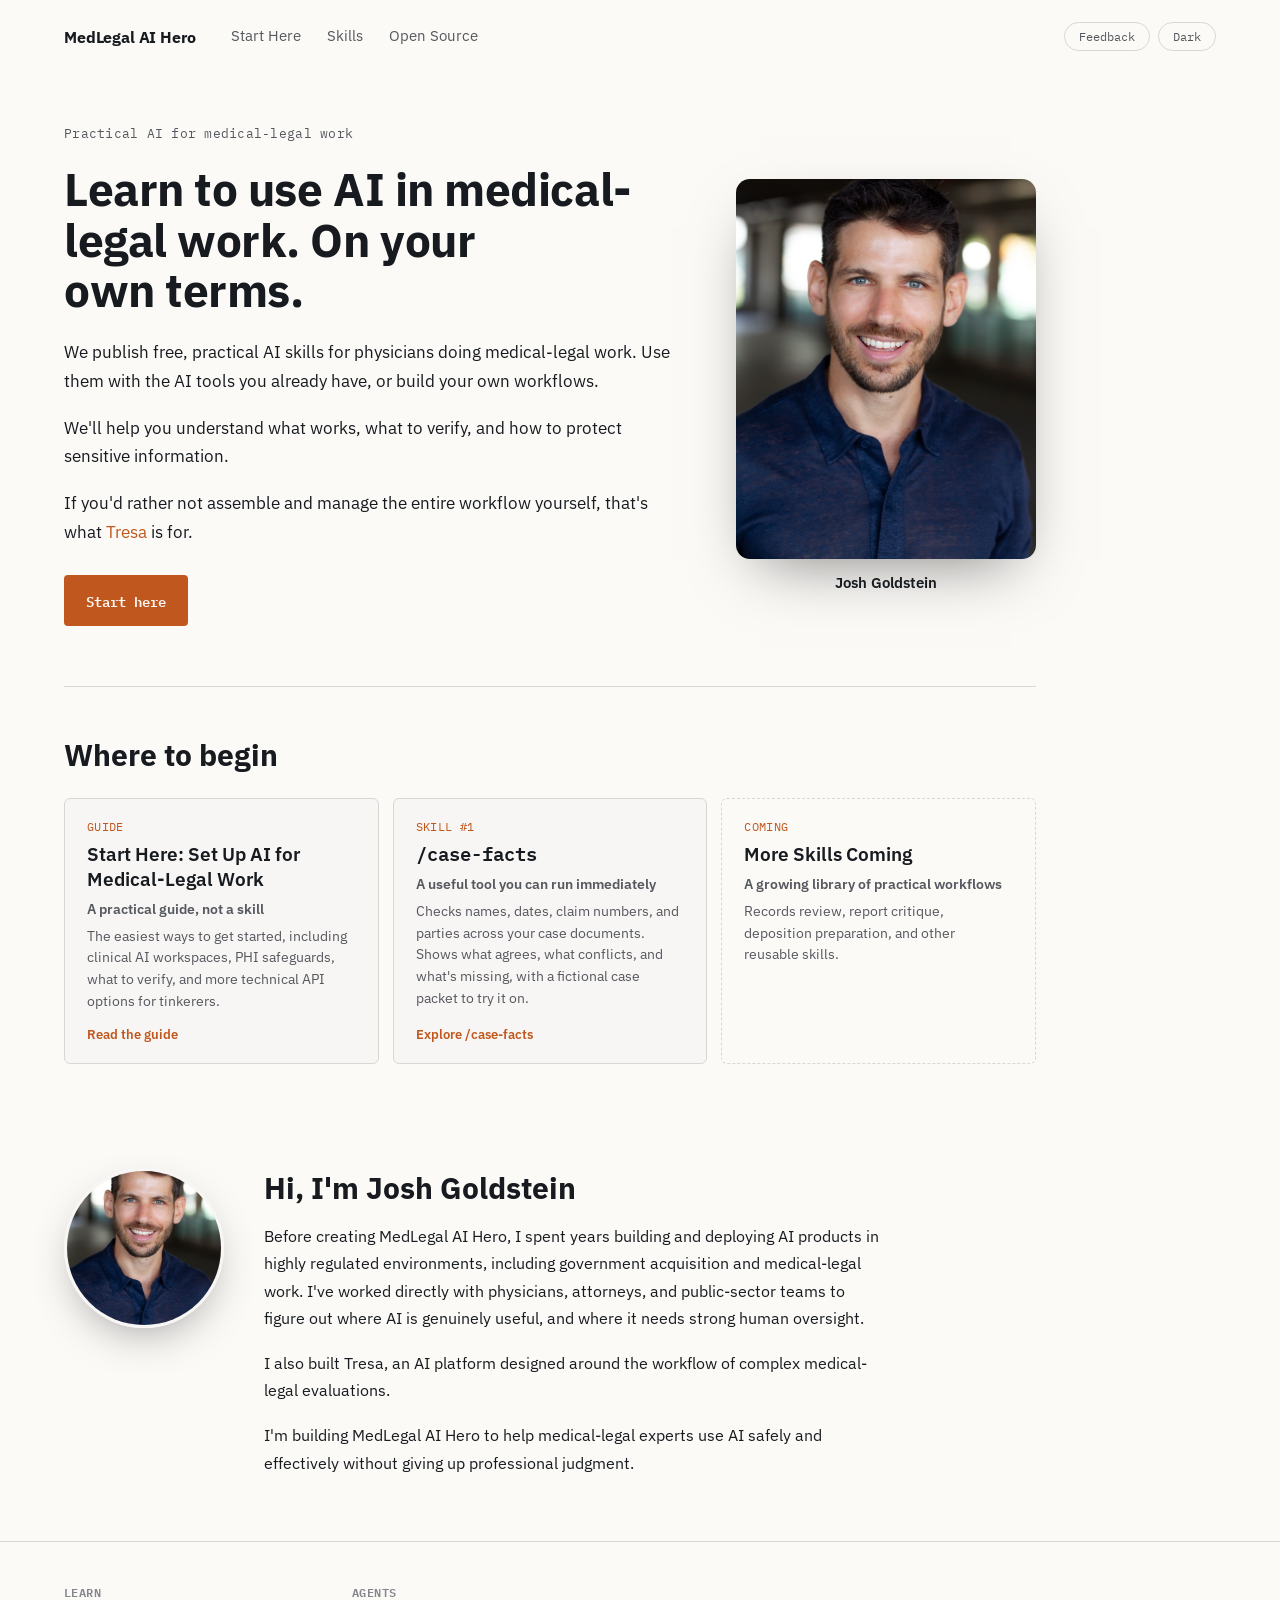
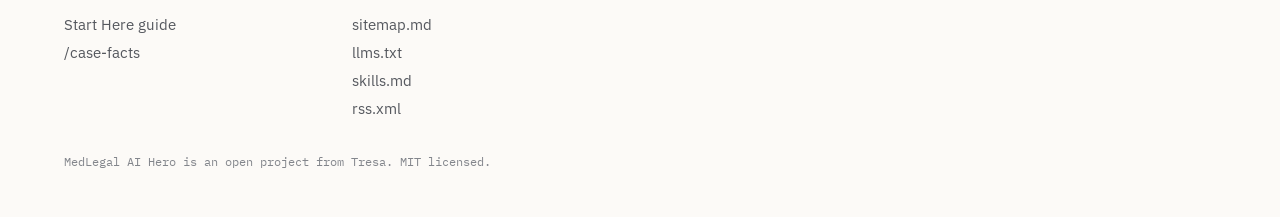
<file: docs/index.html>
<!DOCTYPE html>
<html lang="en">
<head>
<meta charset="utf-8">
<meta name="viewport" content="width=device-width, initial-scale=1">
<title>MedLegal AI Hero. Learn to use AI in medical-legal work.</title>
<meta name="description" content="Free, practical AI skills for physicians doing medical-legal work. Use them with the AI tools you already have, or build your own workflows.">
<link rel="preconnect" href="https://fonts.googleapis.com">
<link href="https://fonts.googleapis.com/css2?family=IBM+Plex+Sans:wght@400;500;600;700&family=IBM+Plex+Mono:wght@400;500;600&display=swap" rel="stylesheet">
<link rel="stylesheet" href="style.css">
<script>
  (function () {
    try {
      var t = localStorage.getItem('qme-theme');
      if (t === 'dark' || t === 'light') document.documentElement.dataset.theme = t;
    } catch (e) {}
  })();
</script>
</head>
<body>

<header class="top">
  <a class="brand" href="./" aria-current="page">MedLegal AI Hero</a>
  <nav class="nav" aria-label="Site">
    <a href="start-here.html">Start Here</a>
    <a href="skills.html">Skills</a>
    <a href="https://github.com/jkgoldst/qme-skills" target="_blank" rel="noopener">Open Source</a>
  </nav>
  <div class="top-actions">
    <button class="btn-pill" id="feedback-open">Feedback</button>
    <button class="btn-pill" id="theme-toggle" aria-label="Toggle dark mode">Dark</button>
  </div>
</header>

<main class="main">

  <section class="hero hero-split">
    <div class="hero-text">
      <div class="eyebrow">Practical AI for medical-legal work</div>
      <h1>Learn to use AI in medical-legal work. On your own terms.</h1>
      <div class="prose lede">
        <p>We publish free, practical AI skills for physicians doing medical-legal work. Use them with the AI tools you already have, or build your own workflows.</p>
        <p>We'll help you understand what works, what to verify, and how to protect sensitive information.</p>
        <p>If you'd rather not assemble and manage the entire workflow yourself, that's what <a class="accent" href="https://www.tresagroup.com/" target="_blank" rel="noopener">Tresa</a> is for.</p>
      </div>
      <div class="cta-row"><a class="btn-primary" href="start-here.html">Start here</a></div>
    </div>
    <figure class="hero-photo">
      <img src="assets/josh.jpg" alt="Josh Goldstein" onerror="this.parentNode.classList.add('missing')">
      <div class="photo-fallback" aria-hidden="true">JG</div>
      <figcaption><span class="photo-name">Josh Goldstein</span></figcaption>
    </figure>
  </section>

  <hr class="rule">
  <section class="path" id="path">
    <h2>Where to begin</h2>
    <div class="path-grid">
      <a class="path-card" href="start-here.html">
        <div class="path-step">Guide</div>
        <h3>Start Here: Set Up AI for Medical-Legal Work</h3>
        <div class="path-sub">A practical guide, not a skill</div>
        <div class="path-desc">The easiest ways to get started, including clinical AI workspaces, PHI safeguards, what to verify, and more technical API options for tinkerers.</div>
        <div class="m-link">Read the guide</div>
      </a>
      <a class="path-card" href="case-facts.html">
        <div class="path-step">Skill #1</div>
        <h3 class="mono">/case-facts</h3>
        <div class="path-sub">A useful tool you can run immediately</div>
        <div class="path-desc">Checks names, dates, claim numbers, and parties across your case documents. Shows what agrees, what conflicts, and what's missing, with a fictional case packet to try it on.</div>
        <div class="m-link">Explore /case-facts</div>
      </a>
      <div class="path-card soon">
        <div class="path-step">Coming</div>
        <h3>More Skills Coming</h3>
        <div class="path-sub">A growing library of practical workflows</div>
        <div class="path-desc">Records review, report critique, deposition preparation, and other reusable skills.</div>
      </div>
    </div>
  </section>

  <section class="bio" id="about">
    <img class="bio-photo" src="assets/josh.jpg" alt="Josh Goldstein">
    <div class="bio-text">
      <h2>Hi, I'm Josh Goldstein</h2>
      <div class="prose">
        <p>Before creating MedLegal AI Hero, I spent years building and deploying AI products in highly regulated environments, including government acquisition and medical-legal work. I've worked directly with physicians, attorneys, and public-sector teams to figure out where AI is genuinely useful, and where it needs strong human oversight.</p>
        <p>I also built Tresa, an AI platform designed around the workflow of complex medical-legal evaluations.</p>
        <p>I'm building MedLegal AI Hero to help medical-legal experts use AI safely and effectively without giving up professional judgment.</p>
      </div>
    </div>
  </section>

</main>

<footer class="foot">
  <div class="foot-cols">
    <div>
      <h3>Learn</h3>
      <ul>
        <li><a href="start-here.html">Start Here guide</a></li>
        <li><a href="case-facts.html">/case-facts</a></li>
      </ul>
    </div>
    <div>
      <h3>Agents</h3>
      <ul>
        <li><a href="sitemap.md" target="_blank" rel="noopener">sitemap.md</a></li>
        <li><a href="llms.txt" target="_blank" rel="noopener">llms.txt</a></li>
        <li><a href="skills.md" target="_blank" rel="noopener">skills.md</a></li>
        <li><a href="rss.xml" target="_blank" rel="noopener">rss.xml</a></li>
      </ul>
    </div>
  </div>
  <div class="foot-line">MedLegal AI Hero is an open project from Tresa. MIT licensed.</div>
</footer>

<dialog class="feedback" id="feedback">
  <form method="dialog" class="feedback-form" id="feedback-form" action="https://formspree.io/f/FORM_ID" data-endpoint="https://formspree.io/f/FORM_ID">
    <div class="feedback-head"><span>Feedback</span><button type="button" class="btn-pill" id="feedback-close" aria-label="Close">Close</button></div>
    <label>What would make this more useful?<textarea name="message" rows="5" required></textarea></label>
    <label>Email, if you want a reply<input type="email" name="email" autocomplete="email"></label>
    <input type="hidden" name="page" value="">
    <div class="feedback-foot">
      <button type="submit" class="btn-primary">Send</button>
      <span class="note">Goes to Formspree, then to us. No case material.</span>
    </div>
  </form>
  <div class="feedback-done" id="feedback-done" hidden>Thank you. Read and appreciated.</div>
</dialog>

<script src="site.js"></script>
</body>
</html>
</file>
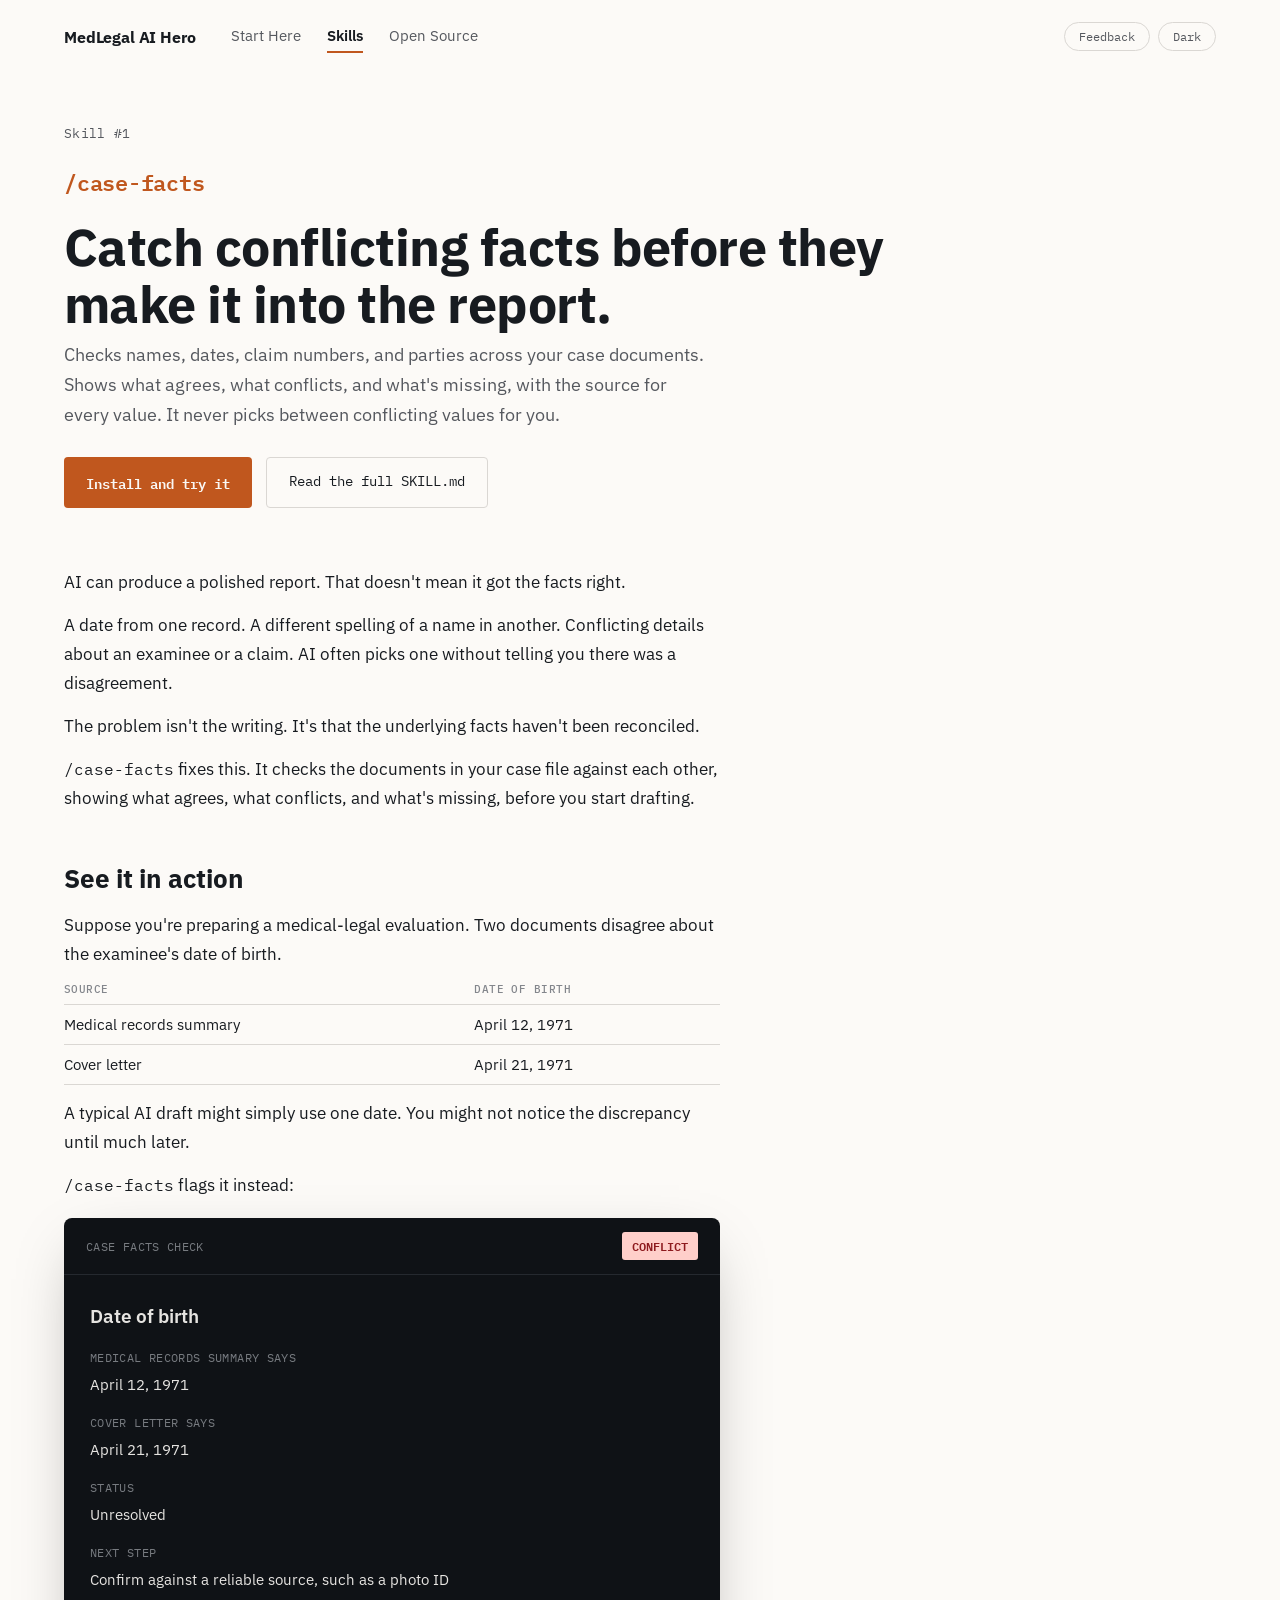
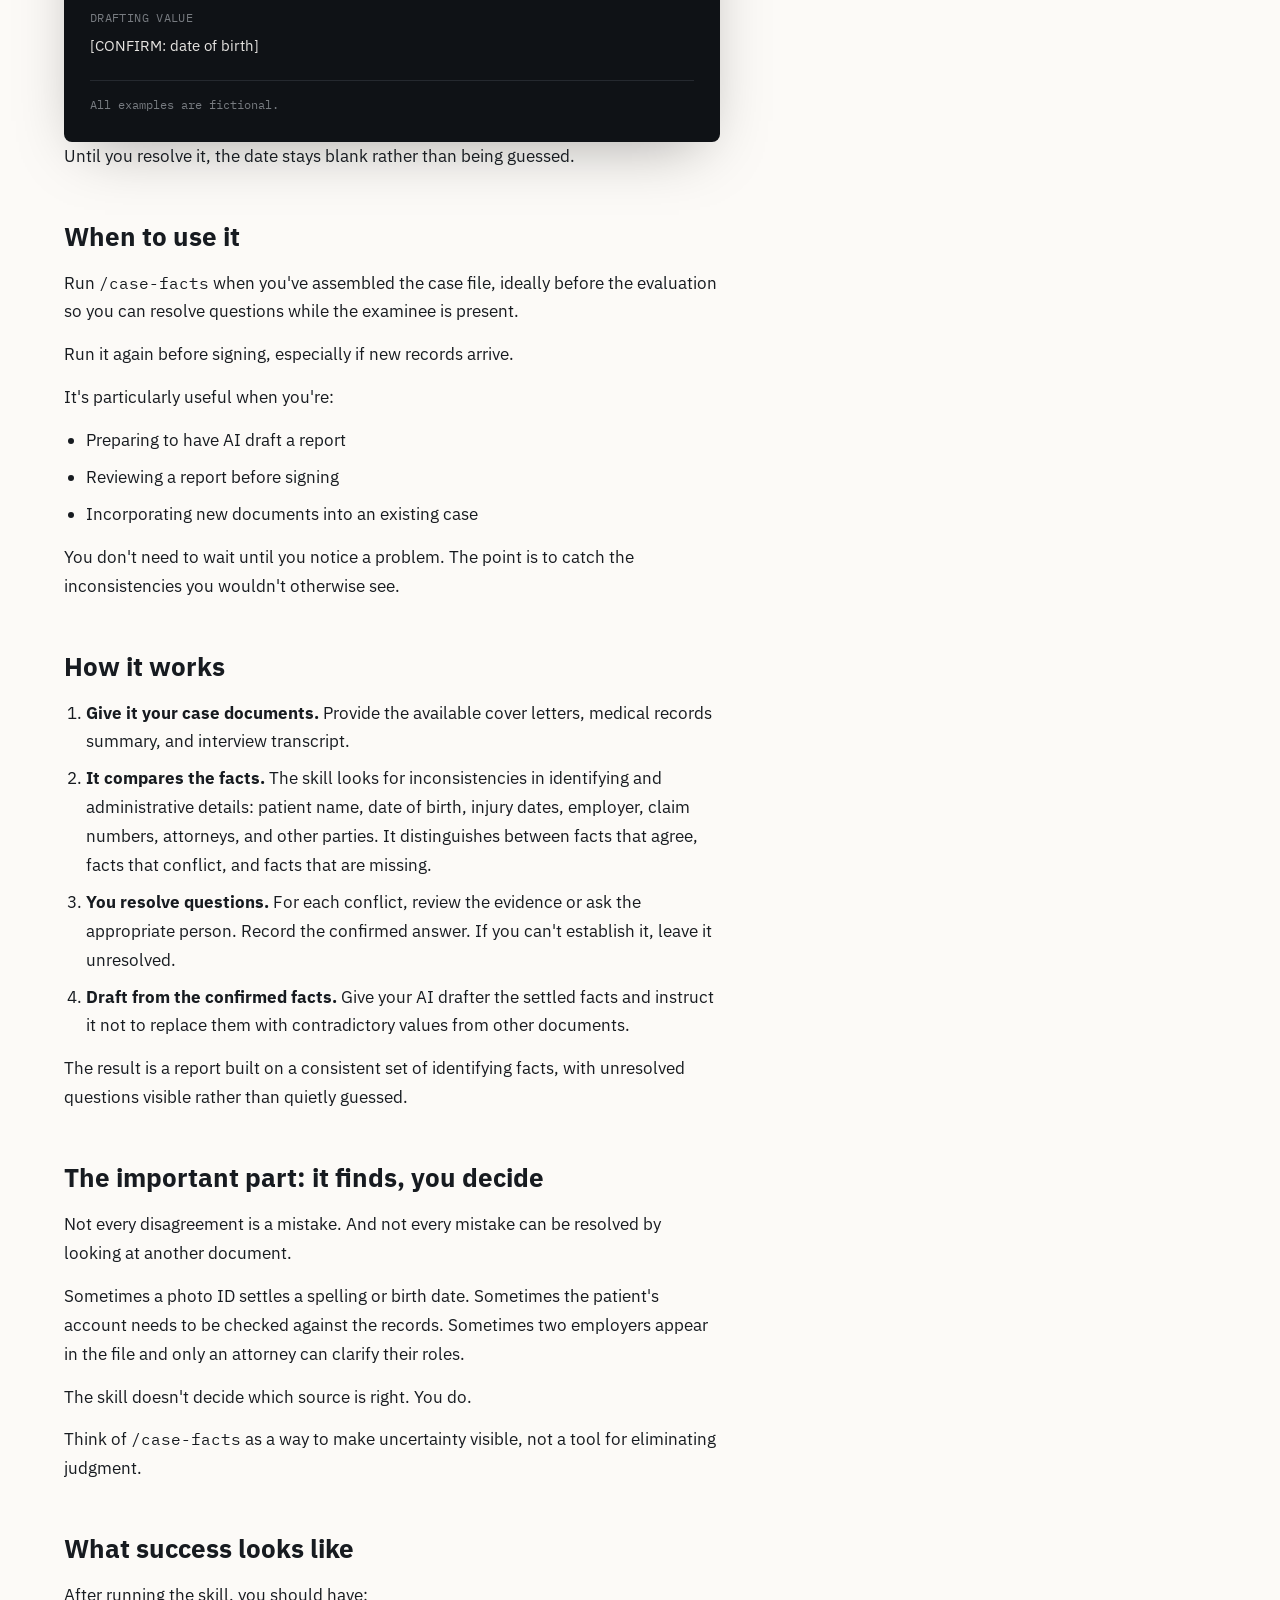
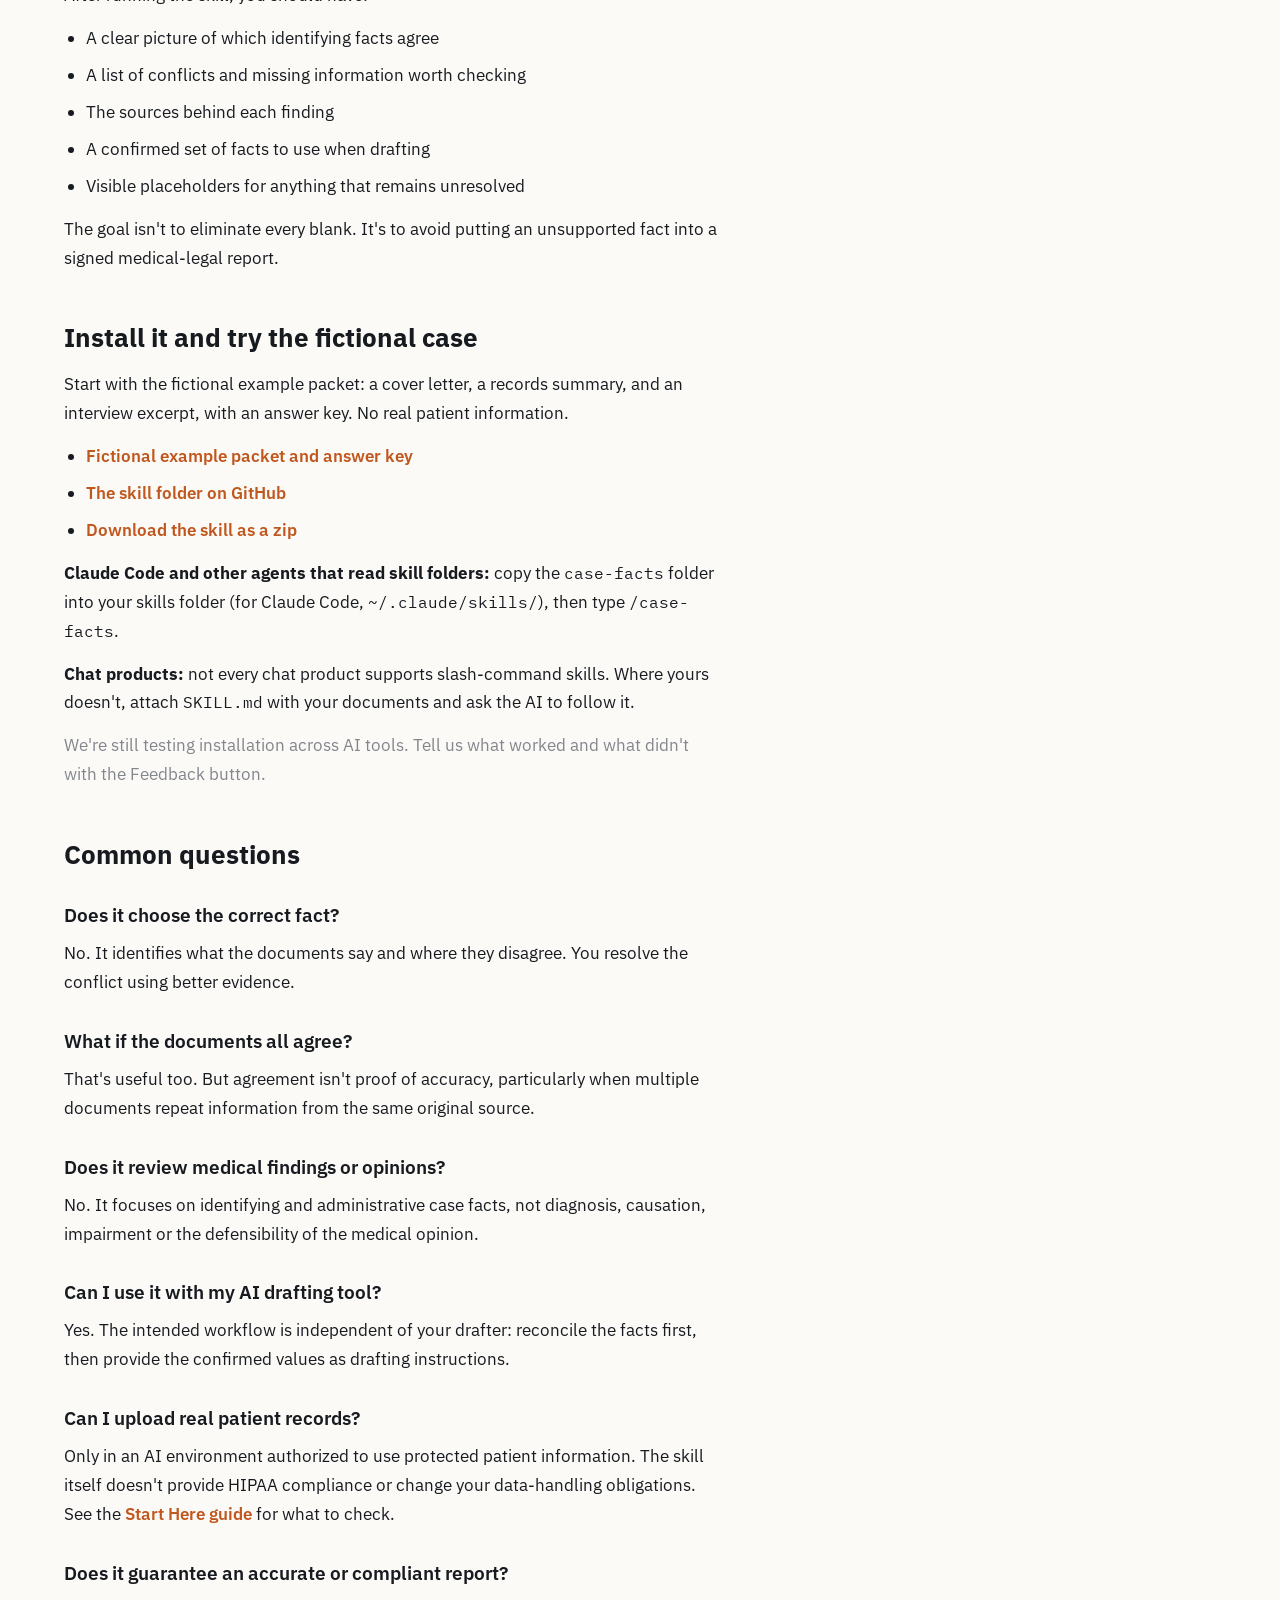
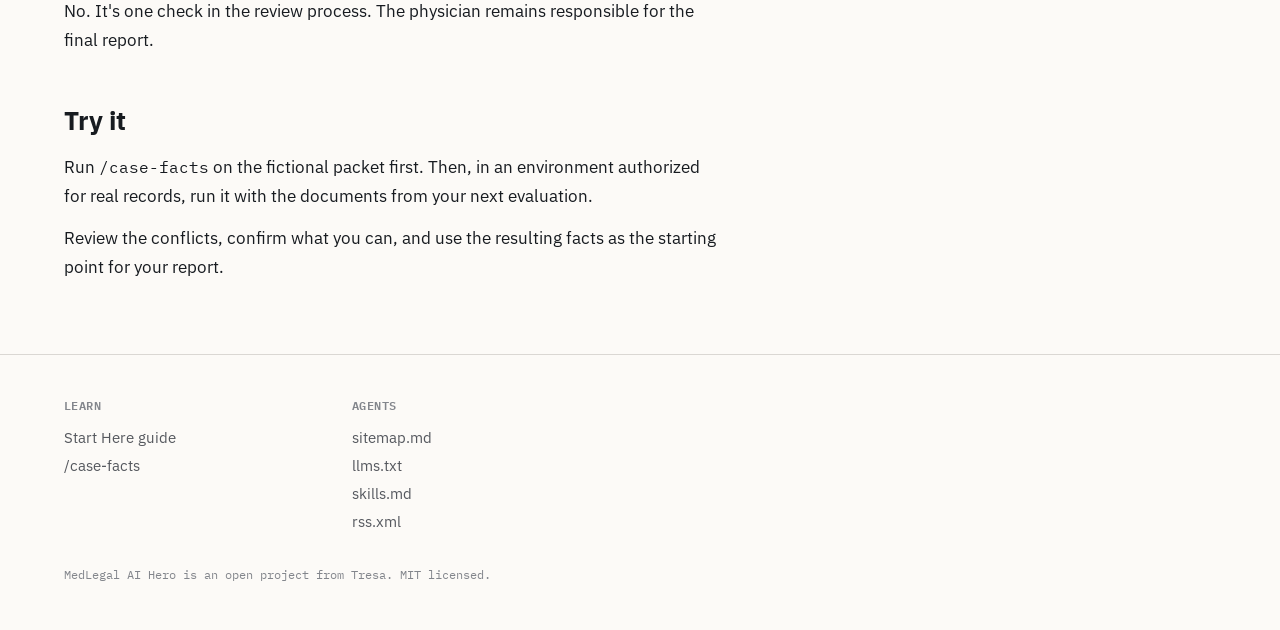
<file: docs/case-facts.html>
<!DOCTYPE html>
<html lang="en">
<head>
<meta charset="utf-8">
<meta name="viewport" content="width=device-width, initial-scale=1">
<title>/case-facts. MedLegal AI Hero.</title>
<meta name="description" content="Catch conflicting facts before they make it into the report. /case-facts compares identifying information across case documents and shows what agrees, what conflicts, and what's missing.">
<link rel="preconnect" href="https://fonts.googleapis.com">
<link href="https://fonts.googleapis.com/css2?family=IBM+Plex+Sans:wght@400;500;600;700&family=IBM+Plex+Mono:wght@400;500;600&display=swap" rel="stylesheet">
<link rel="stylesheet" href="style.css">
<script>
  (function () {
    try {
      var t = localStorage.getItem('qme-theme');
      if (t === 'dark' || t === 'light') document.documentElement.dataset.theme = t;
    } catch (e) {}
  })();
</script>
</head>
<body>

<header class="top">
  <a class="brand" href="./">MedLegal AI Hero</a>
  <nav class="nav" aria-label="Site">
    <a href="start-here.html">Start Here</a>
    <a href="skills.html" aria-current="page">Skills</a>
    <a href="https://github.com/jkgoldst/qme-skills" target="_blank" rel="noopener">Open Source</a>
  </nav>
  <div class="top-actions">
    <button class="btn-pill" id="feedback-open">Feedback</button>
    <button class="btn-pill" id="theme-toggle" aria-label="Toggle dark mode">Dark</button>
  </div>
</header>

<main class="main">

  <section class="hero hero-sub">
    <div class="eyebrow">Skill #1</div>
    <div class="cmd">/case-facts</div>
    <h1>Catch conflicting facts before they make it into the report.</h1>
    <p class="lede">Checks names, dates, claim numbers, and parties across your case documents. Shows what agrees, what conflicts, and what's missing, with the source for every value. It never picks between conflicting values for you.</p>
    <div class="cta-row">
      <a class="btn-primary" href="#install">Install and try it</a>
      <a class="btn-outline" href="https://github.com/jkgoldst/qme-skills/blob/main/skills/case-facts/SKILL.md" target="_blank" rel="noopener">Read the full SKILL.md</a>
    </div>
  </section>

  <article class="article">
    <p>AI can produce a polished report. That doesn't mean it got the facts right.</p>
    <p>A date from one record. A different spelling of a name in another. Conflicting details about an examinee or a claim. AI often picks one without telling you there was a disagreement.</p>
    <p>The problem isn't the writing. It's that the underlying facts haven't been reconciled.</p>
    <p><span class="mono">/case-facts</span> fixes this. It checks the documents in your case file against each other, showing what agrees, what conflicts, and what's missing, before you start drafting.</p>

    <h2>See it in action</h2>
    <p>Suppose you're preparing a medical-legal evaluation. Two documents disagree about the examinee's date of birth.</p>
    <table>
      <thead><tr><th>Source</th><th>Date of birth</th></tr></thead>
      <tbody>
        <tr><td>Medical records summary</td><td>April 12, 1971</td></tr>
        <tr><td>Cover letter</td><td>April 21, 1971</td></tr>
      </tbody>
    </table>
    <p>A typical AI draft might simply use one date. You might not notice the discrepancy until much later.</p>
    <p><span class="mono">/case-facts</span> flags it instead:</p>
    <div class="finding">
      <div class="finding-head"><span class="finding-label">CASE FACTS CHECK</span><span class="pill-danger">CONFLICT</span></div>
      <div class="finding-body">
        <div class="finding-title">Date of birth</div>
        <dl class="finding-fields">
          <dt>MEDICAL RECORDS SUMMARY SAYS</dt><dd>April 12, 1971</dd>
          <dt>COVER LETTER SAYS</dt><dd>April 21, 1971</dd>
          <dt>STATUS</dt><dd>Unresolved</dd>
          <dt>NEXT STEP</dt><dd>Confirm against a reliable source, such as a photo ID</dd>
          <dt>DRAFTING VALUE</dt><dd>[CONFIRM: date of birth]</dd>
        </dl>
        <div class="finding-foot">All examples are fictional.</div>
      </div>
    </div>
    <p>Until you resolve it, the date stays blank rather than being guessed.</p>

    <h2>When to use it</h2>
    <p>Run <span class="mono">/case-facts</span> when you've assembled the case file, ideally before the evaluation so you can resolve questions while the examinee is present.</p>
    <p>Run it again before signing, especially if new records arrive.</p>
    <p>It's particularly useful when you're:</p>
    <ul>
      <li>Preparing to have AI draft a report</li>
      <li>Reviewing a report before signing</li>
      <li>Incorporating new documents into an existing case</li>
    </ul>
    <p>You don't need to wait until you notice a problem. The point is to catch the inconsistencies you wouldn't otherwise see.</p>

    <h2>How it works</h2>
    <ol>
      <li><strong>Give it your case documents.</strong> Provide the available cover letters, medical records summary, and interview transcript.</li>
      <li><strong>It compares the facts.</strong> The skill looks for inconsistencies in identifying and administrative details: patient name, date of birth, injury dates, employer, claim numbers, attorneys, and other parties. It distinguishes between facts that agree, facts that conflict, and facts that are missing.</li>
      <li><strong>You resolve questions.</strong> For each conflict, review the evidence or ask the appropriate person. Record the confirmed answer. If you can't establish it, leave it unresolved.</li>
      <li><strong>Draft from the confirmed facts.</strong> Give your AI drafter the settled facts and instruct it not to replace them with contradictory values from other documents.</li>
    </ol>
    <p>The result is a report built on a consistent set of identifying facts, with unresolved questions visible rather than quietly guessed.</p>

    <h2>The important part: it finds, you decide</h2>
    <p>Not every disagreement is a mistake. And not every mistake can be resolved by looking at another document.</p>
    <p>Sometimes a photo ID settles a spelling or birth date. Sometimes the patient's account needs to be checked against the records. Sometimes two employers appear in the file and only an attorney can clarify their roles.</p>
    <p>The skill doesn't decide which source is right. You do.</p>
    <p>Think of <span class="mono">/case-facts</span> as a way to make uncertainty visible, not a tool for eliminating judgment.</p>

    <h2>What success looks like</h2>
    <p>After running the skill, you should have:</p>
    <ul>
      <li>A clear picture of which identifying facts agree</li>
      <li>A list of conflicts and missing information worth checking</li>
      <li>The sources behind each finding</li>
      <li>A confirmed set of facts to use when drafting</li>
      <li>Visible placeholders for anything that remains unresolved</li>
    </ul>
    <p>The goal isn't to eliminate every blank. It's to avoid putting an unsupported fact into a signed medical-legal report.</p>

    <h2 id="install">Install it and try the fictional case</h2>
    <p>Start with the fictional example packet: a cover letter, a records summary, and an interview excerpt, with an answer key. No real patient information.</p>
    <ul>
      <li><a href="https://github.com/jkgoldst/qme-skills/tree/main/skills/case-facts/examples" target="_blank" rel="noopener">Fictional example packet and answer key</a></li>
      <li><a href="https://github.com/jkgoldst/qme-skills/tree/main/skills/case-facts" target="_blank" rel="noopener">The skill folder on GitHub</a></li>
      <li><a href="case-facts.zip">Download the skill as a zip</a></li>
    </ul>
    <p><strong>Claude Code and other agents that read skill folders:</strong> copy the <span class="mono">case-facts</span> folder into your skills folder (for Claude Code, <span class="mono">~/.claude/skills/</span>), then type <span class="mono">/case-facts</span>.</p>
    <p><strong>Chat products:</strong> not every chat product supports slash-command skills. Where yours doesn't, attach <span class="mono">SKILL.md</span> with your documents and ask the AI to follow it.</p>
    <p class="note">We're still testing installation across AI tools. Tell us what worked and what didn't with the Feedback button.</p>

    <h2>Common questions</h2>
    <h3>Does it choose the correct fact?</h3>
    <p>No. It identifies what the documents say and where they disagree. You resolve the conflict using better evidence.</p>
    <h3>What if the documents all agree?</h3>
    <p>That's useful too. But agreement isn't proof of accuracy, particularly when multiple documents repeat information from the same original source.</p>
    <h3>Does it review medical findings or opinions?</h3>
    <p>No. It focuses on identifying and administrative case facts, not diagnosis, causation, impairment or the defensibility of the medical opinion.</p>
    <h3>Can I use it with my AI drafting tool?</h3>
    <p>Yes. The intended workflow is independent of your drafter: reconcile the facts first, then provide the confirmed values as drafting instructions.</p>
    <h3>Can I upload real patient records?</h3>
    <p>Only in an AI environment authorized to use protected patient information. The skill itself doesn't provide HIPAA compliance or change your data-handling obligations. See the <a href="start-here.html">Start Here guide</a> for what to check.</p>
    <h3>Does it guarantee an accurate or compliant report?</h3>
    <p>No. It's one check in the review process. The physician remains responsible for the final report.</p>

    <h2>Try it</h2>
    <p>Run <span class="mono">/case-facts</span> on the fictional packet first. Then, in an environment authorized for real records, run it with the documents from your next evaluation.</p>
    <p>Review the conflicts, confirm what you can, and use the resulting facts as the starting point for your report.</p>
  </article>

</main>

<footer class="foot">
  <div class="foot-cols">
    <div>
      <h3>Learn</h3>
      <ul>
        <li><a href="start-here.html">Start Here guide</a></li>
        <li><a href="case-facts.html">/case-facts</a></li>
      </ul>
    </div>
    <div>
      <h3>Agents</h3>
      <ul>
        <li><a href="sitemap.md" target="_blank" rel="noopener">sitemap.md</a></li>
        <li><a href="llms.txt" target="_blank" rel="noopener">llms.txt</a></li>
        <li><a href="skills.md" target="_blank" rel="noopener">skills.md</a></li>
        <li><a href="rss.xml" target="_blank" rel="noopener">rss.xml</a></li>
      </ul>
    </div>
  </div>
  <div class="foot-line">MedLegal AI Hero is an open project from Tresa. MIT licensed.</div>
</footer>

<dialog class="feedback" id="feedback">
  <form method="dialog" class="feedback-form" id="feedback-form" action="https://formspree.io/f/FORM_ID" data-endpoint="https://formspree.io/f/FORM_ID">
    <div class="feedback-head"><span>Feedback</span><button type="button" class="btn-pill" id="feedback-close" aria-label="Close">Close</button></div>
    <label>What would make this more useful?<textarea name="message" rows="5" required></textarea></label>
    <label>Email, if you want a reply<input type="email" name="email" autocomplete="email"></label>
    <input type="hidden" name="page" value="">
    <div class="feedback-foot">
      <button type="submit" class="btn-primary">Send</button>
      <span class="note">Goes to Formspree, then to us. No case material.</span>
    </div>
  </form>
  <div class="feedback-done" id="feedback-done" hidden>Thank you. Read and appreciated.</div>
</dialog>

<script src="site.js"></script>
</body>
</html>
</file>
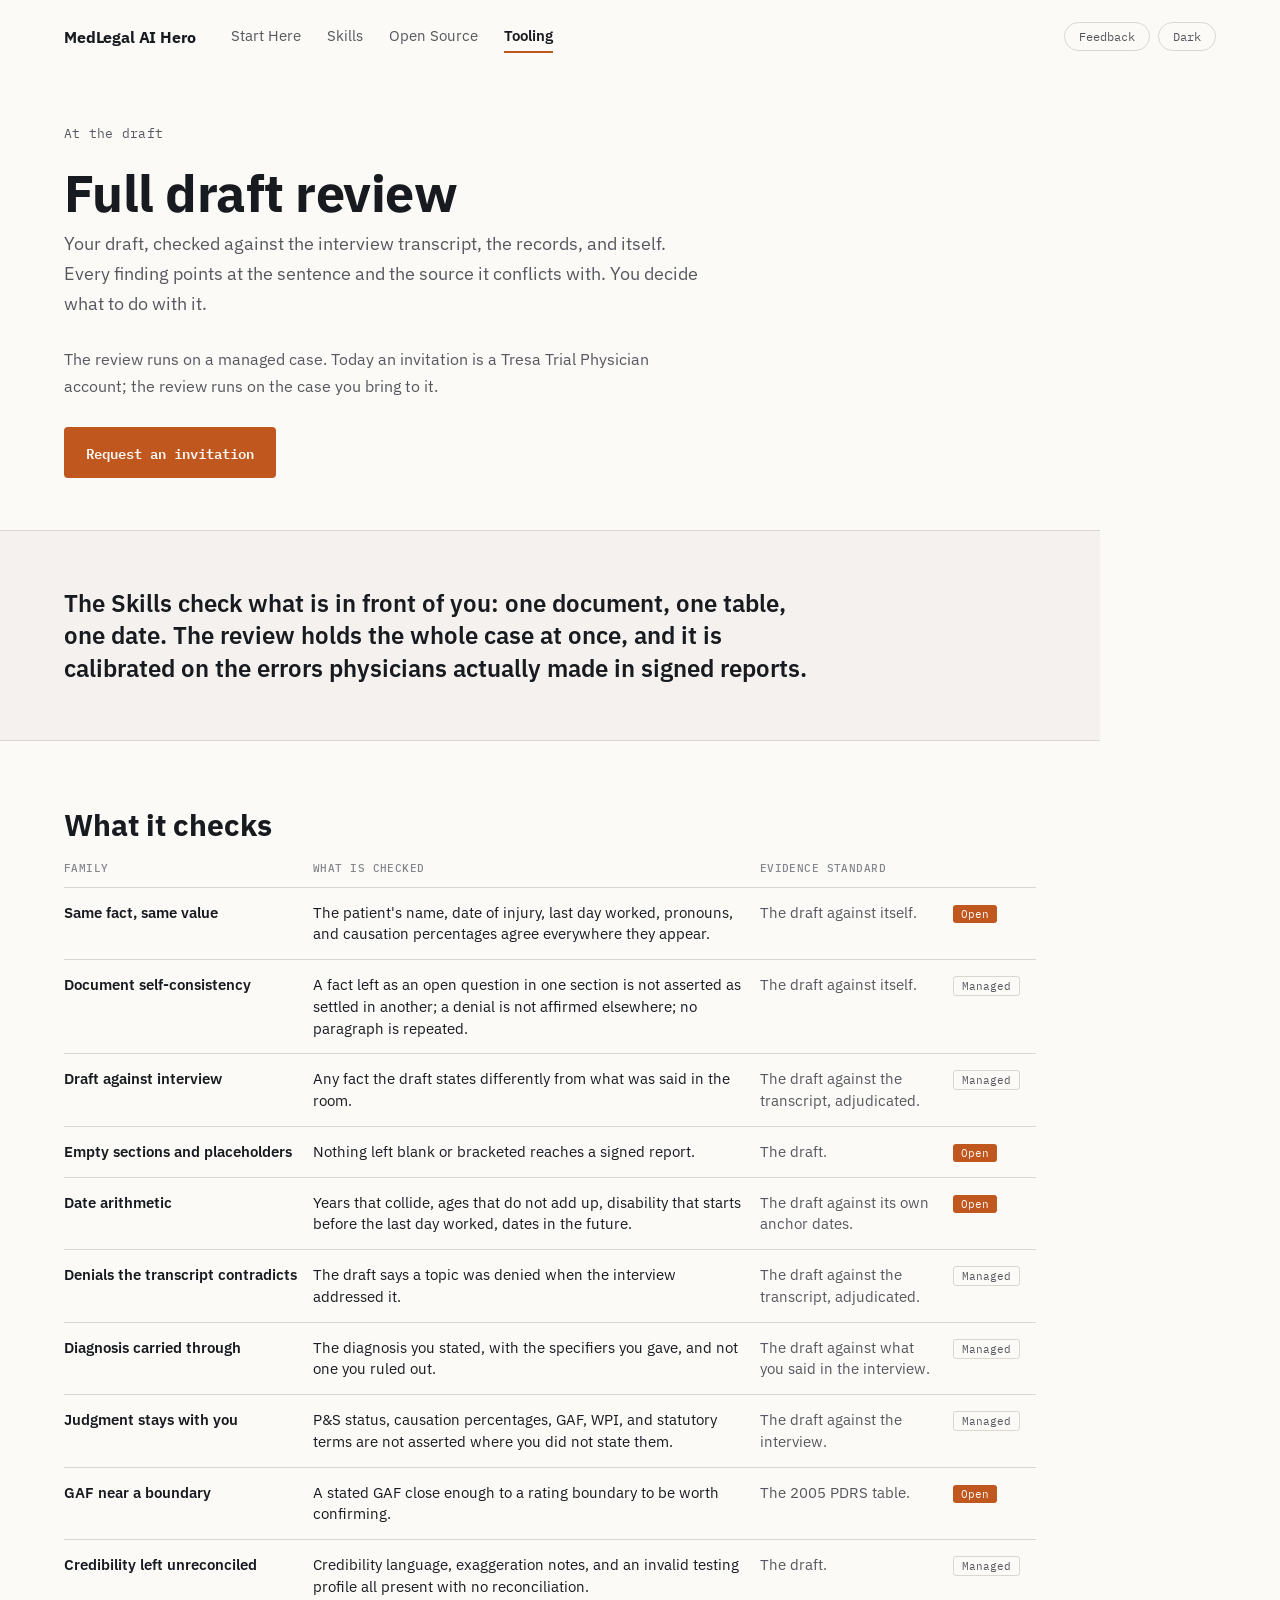
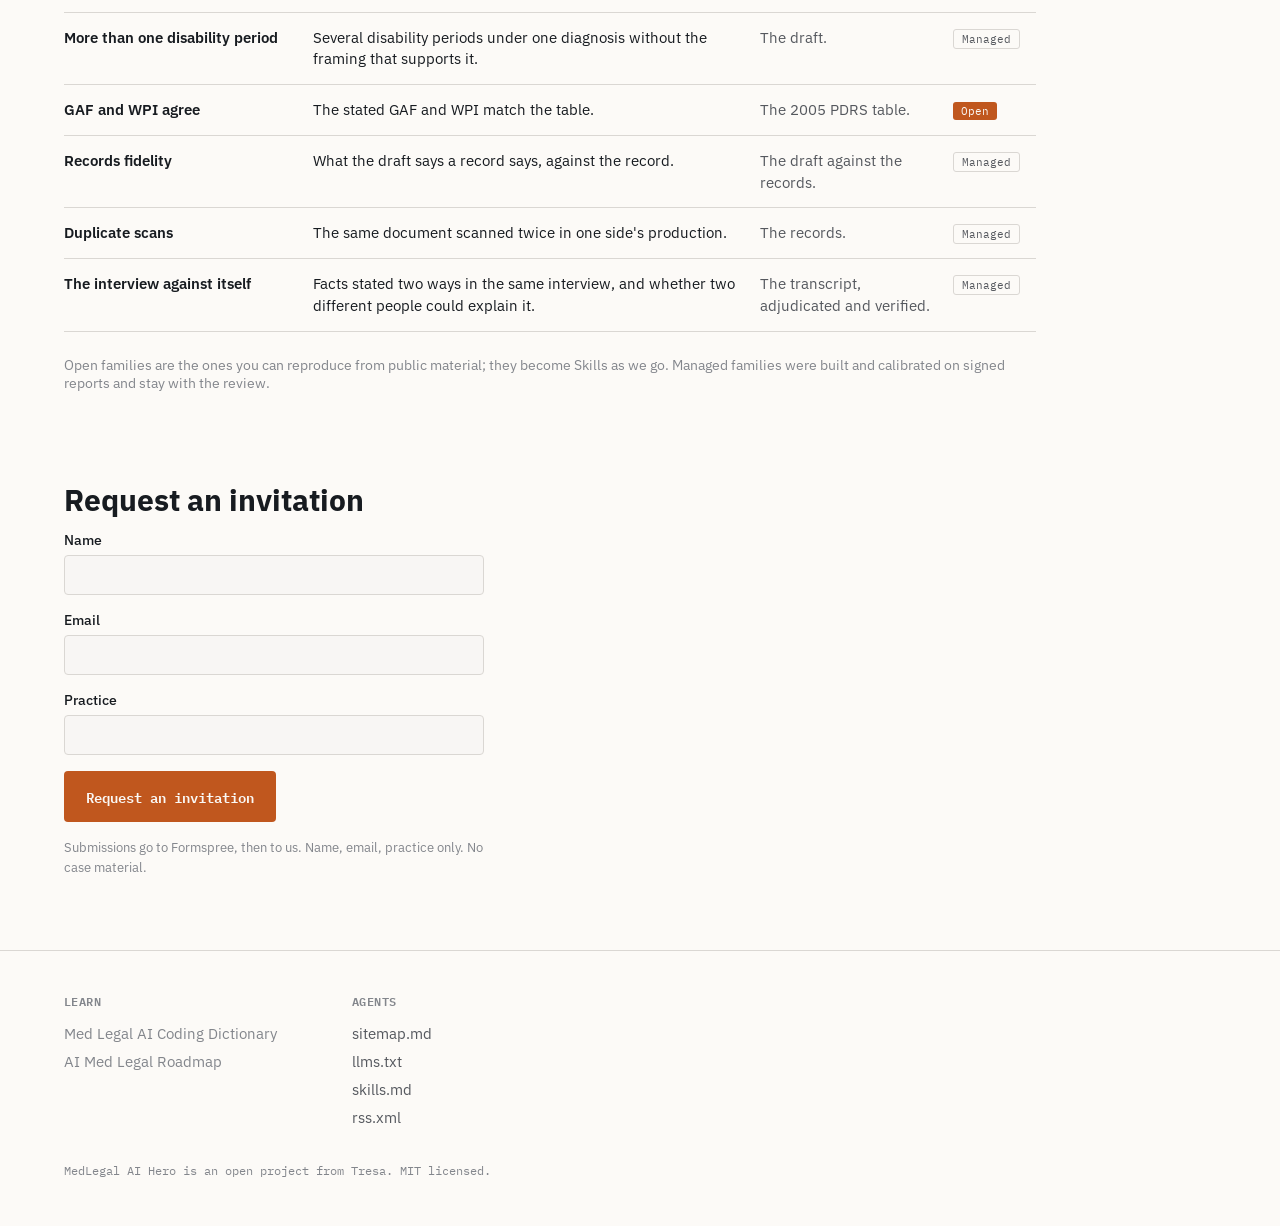
<file: docs/draft-review.html>
<!DOCTYPE html>
<html lang="en">
<head>
<meta charset="utf-8">
<meta name="viewport" content="width=device-width, initial-scale=1">
<title>Full draft review, by invitation. MedLegal AI Hero.</title>
<meta name="description" content="Your draft, checked against the interview transcript, the records, and itself. Every finding points at the sentence and the source it conflicts with.">
<link rel="preconnect" href="https://fonts.googleapis.com">
<link href="https://fonts.googleapis.com/css2?family=IBM+Plex+Sans:wght@400;500;600;700&family=IBM+Plex+Mono:wght@400;500;600&display=swap" rel="stylesheet">
<link rel="stylesheet" href="style.css">
<script>
  (function () {
    try {
      var t = localStorage.getItem('qme-theme');
      if (t === 'dark' || t === 'light') document.documentElement.dataset.theme = t;
    } catch (e) {}
  })();
</script>
</head>
<body>

<header class="top">
  <a class="brand" href="./">MedLegal AI Hero</a>
  <nav class="nav" aria-label="Site">
    <a href="./">Start Here</a>
    <a href="skills.html">Skills</a>
    <a href="https://github.com/jkgoldst/qme-skills" target="_blank" rel="noopener">Open Source</a>
    <a href="draft-review.html" aria-current="page">Tooling</a>
  </nav>
  <div class="top-actions">
    <button class="btn-pill" id="feedback-open">Feedback</button>
    <button class="btn-pill" id="theme-toggle" aria-label="Toggle dark mode">Dark</button>
  </div>
</header>

<main class="main">

  <section class="hero hero-sub">
    <div class="eyebrow">At the draft</div>
    <h1>Full draft review</h1>
    <p class="lede">Your draft, checked against the interview transcript, the records, and itself. Every finding points at the sentence and the source it conflicts with. You decide what to do with it.</p>
    <p class="lede-sm">The review runs on a managed case. Today an invitation is a Tresa Trial Physician account; the review runs on the case you bring to it.</p>
    <div class="cta-row"><a class="btn-primary" href="#invite">Request an invitation</a></div>
  </section>

  <section class="peer">
    <p class="peer-line">The Skills check what is in front of you: one document, one table, one date. The review holds the whole case at once, and it is calibrated on the errors physicians actually made in signed reports.</p>
  </section>

  <section class="section wide">
    <h2>What it checks</h2>
    <table class="families">
      <thead><tr><th>Family</th><th>What is checked</th><th>Evidence standard</th><th></th></tr></thead>
      <tbody>
        <tr><td>Same fact, same value</td><td>The patient's name, date of injury, last day worked, pronouns, and causation percentages agree everywhere they appear.</td><td>The draft against itself.</td><td><span class="tag-open">Open</span></td></tr>
        <tr><td>Document self-consistency</td><td>A fact left as an open question in one section is not asserted as settled in another; a denial is not affirmed elsewhere; no paragraph is repeated.</td><td>The draft against itself.</td><td><span class="tag-managed">Managed</span></td></tr>
        <tr><td>Draft against interview</td><td>Any fact the draft states differently from what was said in the room.</td><td>The draft against the transcript, adjudicated.</td><td><span class="tag-managed">Managed</span></td></tr>
        <tr><td>Empty sections and placeholders</td><td>Nothing left blank or bracketed reaches a signed report.</td><td>The draft.</td><td><span class="tag-open">Open</span></td></tr>
        <tr><td>Date arithmetic</td><td>Years that collide, ages that do not add up, disability that starts before the last day worked, dates in the future.</td><td>The draft against its own anchor dates.</td><td><span class="tag-open">Open</span></td></tr>
        <tr><td>Denials the transcript contradicts</td><td>The draft says a topic was denied when the interview addressed it.</td><td>The draft against the transcript, adjudicated.</td><td><span class="tag-managed">Managed</span></td></tr>
        <tr><td>Diagnosis carried through</td><td>The diagnosis you stated, with the specifiers you gave, and not one you ruled out.</td><td>The draft against what you said in the interview.</td><td><span class="tag-managed">Managed</span></td></tr>
        <tr><td>Judgment stays with you</td><td>P&amp;S status, causation percentages, GAF, WPI, and statutory terms are not asserted where you did not state them.</td><td>The draft against the interview.</td><td><span class="tag-managed">Managed</span></td></tr>
        <tr><td>GAF near a boundary</td><td>A stated GAF close enough to a rating boundary to be worth confirming.</td><td>The 2005 PDRS table.</td><td><span class="tag-open">Open</span></td></tr>
        <tr><td>Credibility left unreconciled</td><td>Credibility language, exaggeration notes, and an invalid testing profile all present with no reconciliation.</td><td>The draft.</td><td><span class="tag-managed">Managed</span></td></tr>
        <tr><td>More than one disability period</td><td>Several disability periods under one diagnosis without the framing that supports it.</td><td>The draft.</td><td><span class="tag-managed">Managed</span></td></tr>
        <tr><td>GAF and WPI agree</td><td>The stated GAF and WPI match the table.</td><td>The 2005 PDRS table.</td><td><span class="tag-open">Open</span></td></tr>
        <tr><td>Records fidelity</td><td>What the draft says a record says, against the record.</td><td>The draft against the records.</td><td><span class="tag-managed">Managed</span></td></tr>
        <tr><td>Duplicate scans</td><td>The same document scanned twice in one side's production.</td><td>The records.</td><td><span class="tag-managed">Managed</span></td></tr>
        <tr><td>The interview against itself</td><td>Facts stated two ways in the same interview, and whether two different people could explain it.</td><td>The transcript, adjudicated and verified.</td><td><span class="tag-managed">Managed</span></td></tr>
      </tbody>
    </table>
    <p class="foot-note">Open families are the ones you can reproduce from public material; they become Skills as we go. Managed families were built and calibrated on signed reports and stay with the review.</p>
  </section>

  <section class="start" id="invite">
    <h2>Request an invitation</h2>
    <form class="invite" id="invite-form" action="https://formspree.io/f/FORM_ID" method="POST">
      <label>Name<input type="text" name="name" required autocomplete="name"></label>
      <label>Email<input type="email" name="email" required autocomplete="email"></label>
      <label>Practice<input type="text" name="practice" required autocomplete="organization"></label>
      <button type="submit" class="btn-primary">Request an invitation</button>
      <div class="note">Submissions go to Formspree, then to us. Name, email, practice only. No case material.</div>
    </form>
    <p class="invite-done" id="invite-done" hidden>Thank you. We will be in touch.</p>
  </section>

</main>

<footer class="foot">
  <div class="foot-cols">
    <div>
      <h3>Learn</h3>
      <ul>
        <li><span class="foot-placeholder" title="Not written yet">Med Legal AI Coding Dictionary</span></li>
        <li><span class="foot-placeholder" title="Not written yet">AI Med Legal Roadmap</span></li>
      </ul>
    </div>
    <div>
      <h3>Agents</h3>
      <ul>
        <li><a href="sitemap.md" target="_blank" rel="noopener">sitemap.md</a></li>
        <li><a href="llms.txt" target="_blank" rel="noopener">llms.txt</a></li>
        <li><a href="skills.md" target="_blank" rel="noopener">skills.md</a></li>
        <li><a href="rss.xml" target="_blank" rel="noopener">rss.xml</a></li>
      </ul>
    </div>
  </div>
  <div class="foot-line">MedLegal AI Hero is an open project from Tresa. MIT licensed.</div>
</footer>

<dialog class="feedback" id="feedback">
  <form method="dialog" class="feedback-form" id="feedback-form" action="https://formspree.io/f/FORM_ID" data-endpoint="https://formspree.io/f/FORM_ID">
    <div class="feedback-head"><span>Feedback</span><button type="button" class="btn-pill" id="feedback-close" aria-label="Close">Close</button></div>
    <label>What would make this more useful?<textarea name="message" rows="5" required></textarea></label>
    <label>Email, if you want a reply<input type="email" name="email" autocomplete="email"></label>
    <input type="hidden" name="page" value="">
    <div class="feedback-foot">
      <button type="submit" class="btn-primary">Send</button>
      <span class="note">Goes to Formspree, then to us. No case material.</span>
    </div>
  </form>
  <div class="feedback-done" id="feedback-done" hidden>Thank you. Read and appreciated.</div>
</dialog>

<script src="site.js"></script>
</body>
</html>
</file>
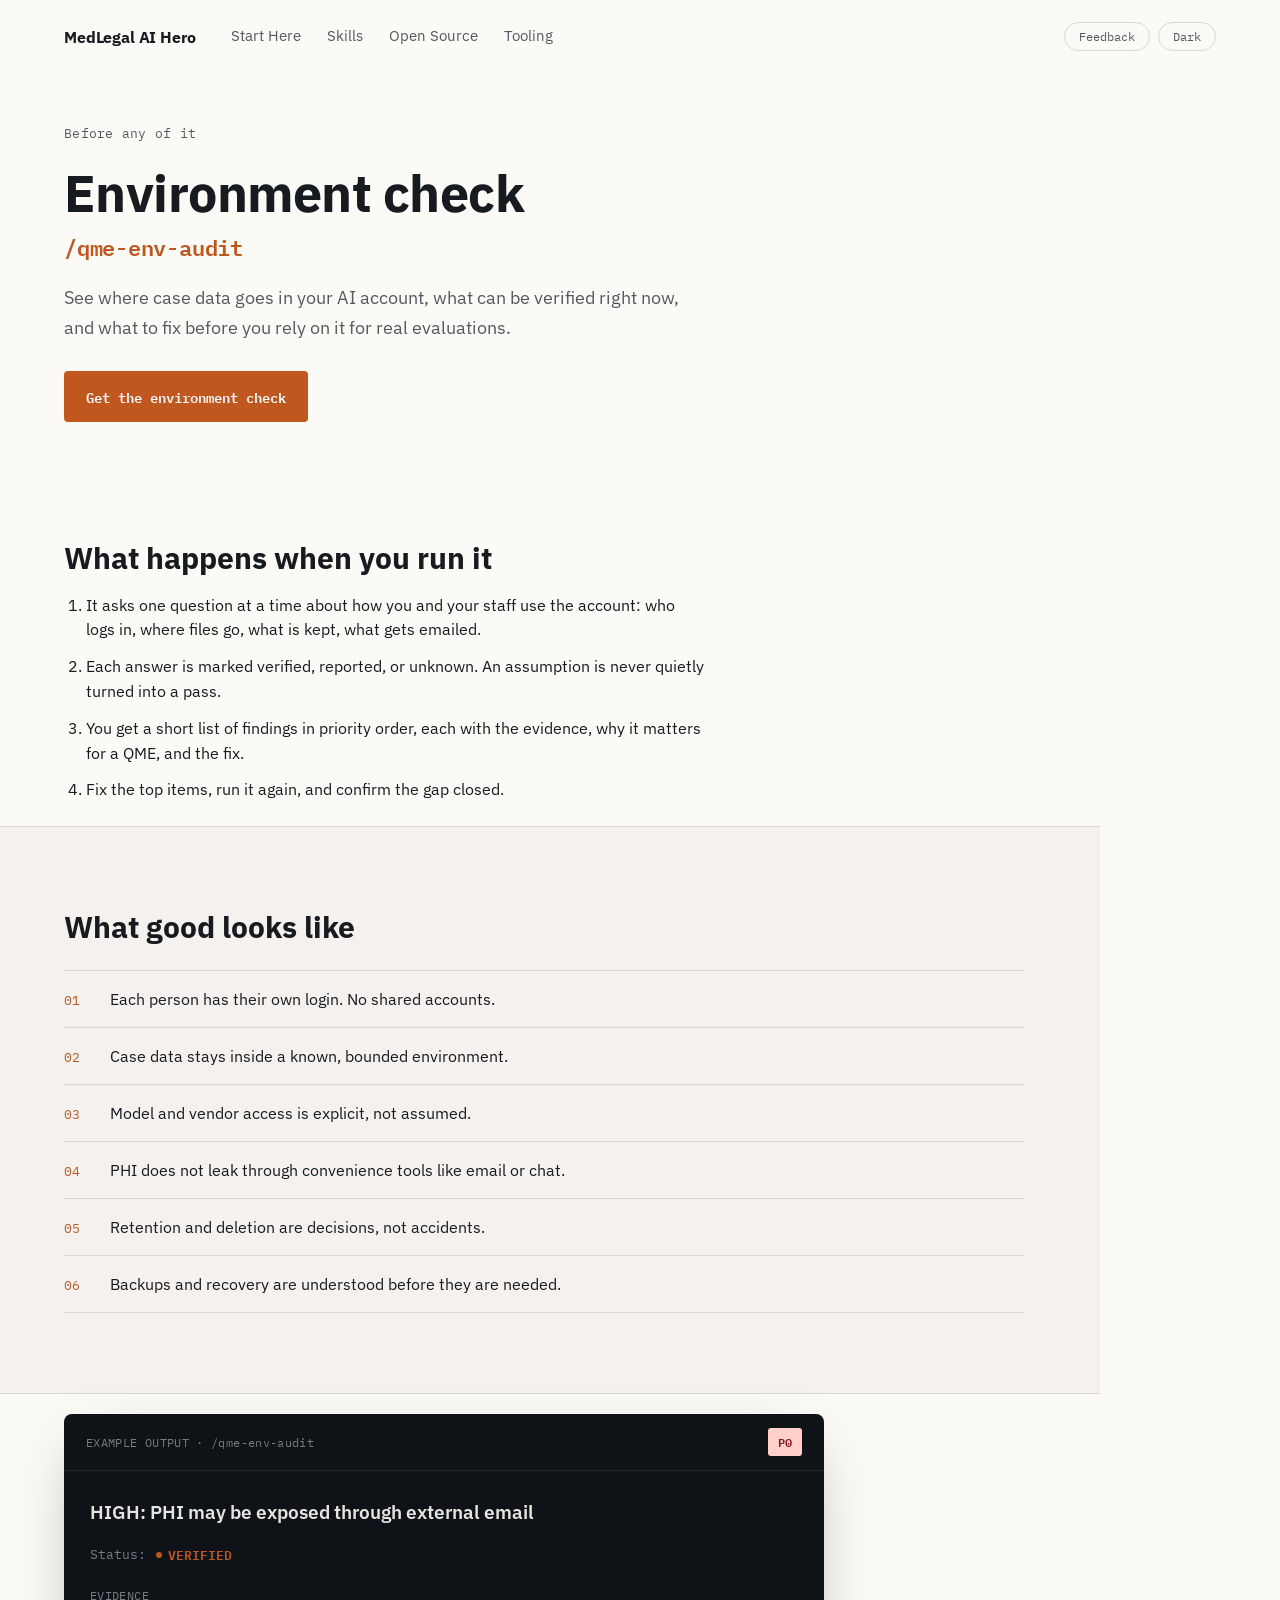
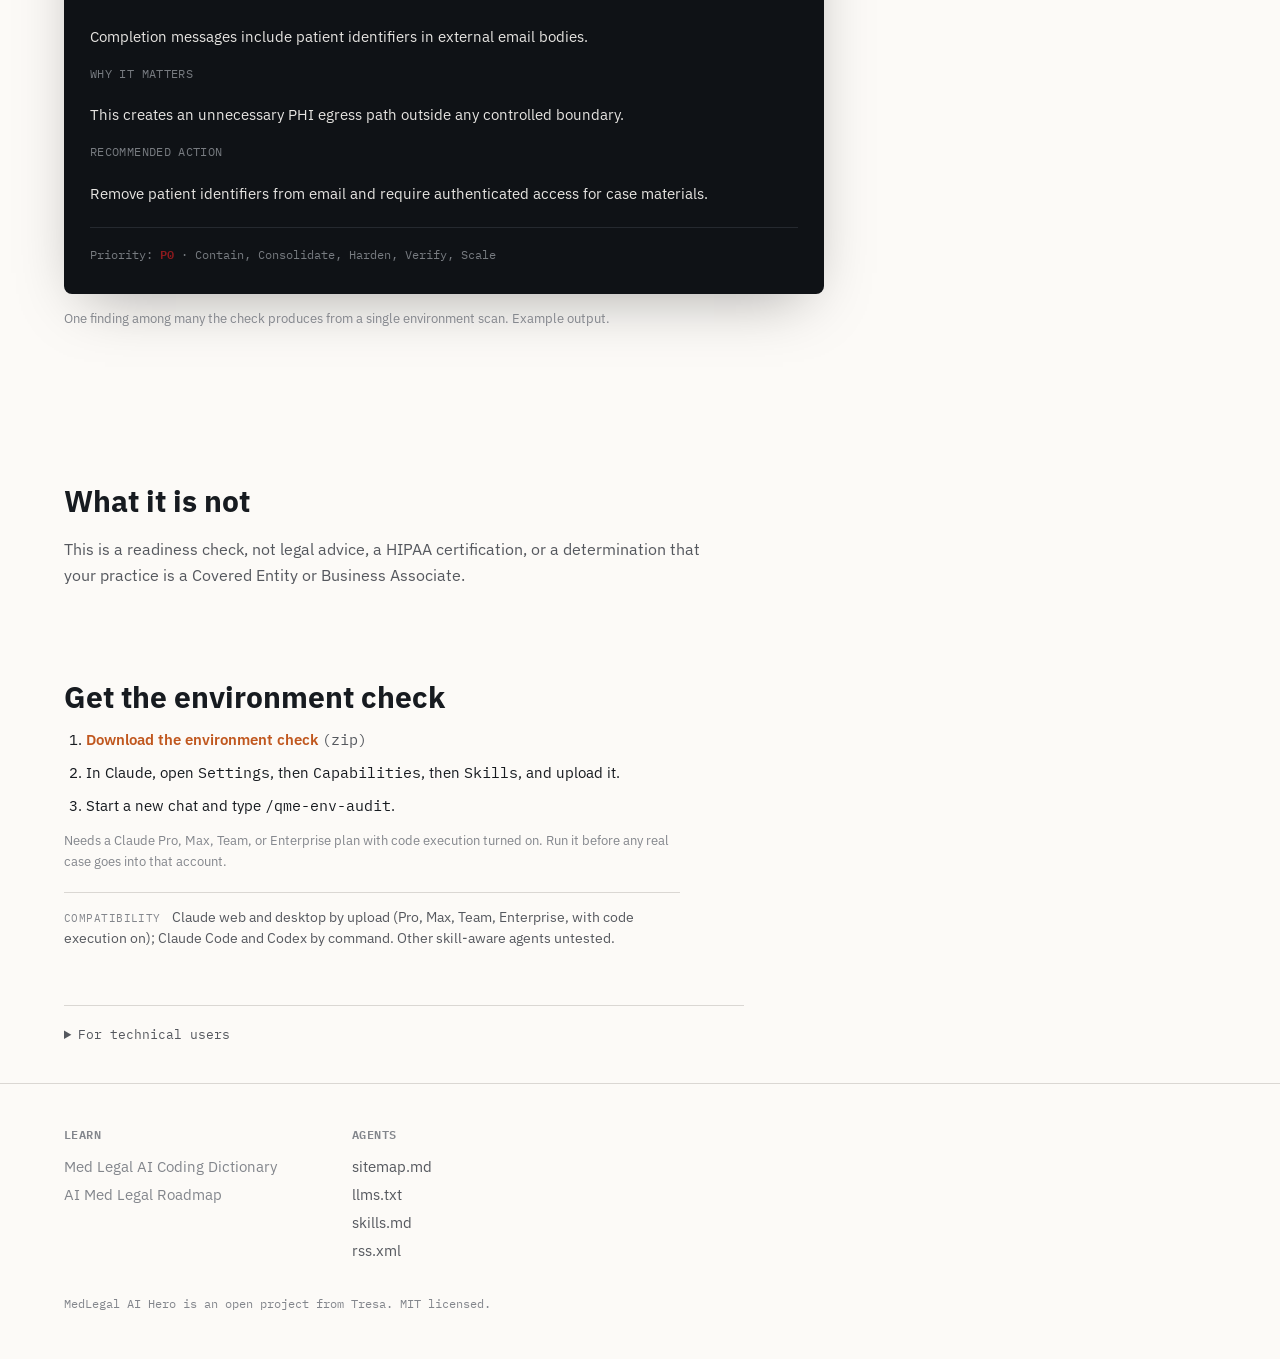
<file: docs/qme-env-audit.html>
<!DOCTYPE html>
<html lang="en">
<head>
<meta charset="utf-8">
<meta name="viewport" content="width=device-width, initial-scale=1">
<title>Environment check. MedLegal AI Hero.</title>
<meta name="description" content="See where case data goes in your AI account, what can be verified right now, and what to fix before you rely on it for real evaluations.">
<link rel="preconnect" href="https://fonts.googleapis.com">
<link href="https://fonts.googleapis.com/css2?family=IBM+Plex+Sans:wght@400;500;600;700&family=IBM+Plex+Mono:wght@400;500;600&display=swap" rel="stylesheet">
<link rel="stylesheet" href="style.css">
<script>
  (function () {
    try {
      var t = localStorage.getItem('qme-theme');
      if (t === 'dark' || t === 'light') document.documentElement.dataset.theme = t;
    } catch (e) {}
  })();
</script>
</head>
<body>

<header class="top">
  <a class="brand" href="./">MedLegal AI Hero</a>
  <nav class="nav" aria-label="Site">
    <a href="./">Start Here</a>
    <a href="skills.html">Skills</a>
    <a href="https://github.com/jkgoldst/qme-skills" target="_blank" rel="noopener">Open Source</a>
    <a href="draft-review.html">Tooling</a>
  </nav>
  <div class="top-actions">
    <button class="btn-pill" id="feedback-open">Feedback</button>
    <button class="btn-pill" id="theme-toggle" aria-label="Toggle dark mode">Dark</button>
  </div>
</header>

<main class="main">

  <section class="hero hero-sub">
    <div class="eyebrow">Before any of it</div>
    <h1>Environment check</h1>
    <div class="cmd">/qme-env-audit</div>
    <p class="lede">See where case data goes in your AI account, what can be verified right now, and what to fix before you rely on it for real evaluations.</p>
    <div class="cta-row"><a class="btn-primary" href="#install">Get the environment check</a></div>
  </section>

  <section class="section">
    <h2>What happens when you run it</h2>
    <ol class="numbered">
      <li>It asks one question at a time about how you and your staff use the account: who logs in, where files go, what is kept, what gets emailed.</li>
      <li>Each answer is marked verified, reported, or unknown. An assumption is never quietly turned into a pass.</li>
      <li>You get a short list of findings in priority order, each with the evidence, why it matters for a QME, and the fix.</li>
      <li>Fix the top items, run it again, and confirm the gap closed.</li>
    </ol>
  </section>

  <section class="band">
    <div class="band-inner">
      <h2>What good looks like</h2>
      <ol class="controls">
        <li><span class="idx">01</span><span>Each person has their own login. No shared accounts.</span></li>
        <li><span class="idx">02</span><span>Case data stays inside a known, bounded environment.</span></li>
        <li><span class="idx">03</span><span>Model and vendor access is explicit, not assumed.</span></li>
        <li><span class="idx">04</span><span>PHI does not leak through convenience tools like email or chat.</span></li>
        <li><span class="idx">05</span><span>Retention and deletion are decisions, not accidents.</span></li>
        <li><span class="idx">06</span><span>Backups and recovery are understood before they are needed.</span></li>
      </ol>
    </div>
  </section>

  <section class="sample">
    <div class="finding">
      <div class="finding-head">
        <span class="finding-label">EXAMPLE OUTPUT · /qme-env-audit</span>
        <span class="pill-danger">P0</span>
      </div>
      <div class="finding-body">
        <div class="finding-title">HIGH: PHI may be exposed through external email</div>
        <div class="finding-status"><span class="muted">Status:</span> <span class="verified"><span class="dot"></span>VERIFIED</span></div>
        <dl class="finding-fields">
          <dt>EVIDENCE</dt><dd>Completion messages include patient identifiers in external email bodies.</dd>
          <dt>WHY IT MATTERS</dt><dd>This creates an unnecessary PHI egress path outside any controlled boundary.</dd>
          <dt>RECOMMENDED ACTION</dt><dd>Remove patient identifiers from email and require authenticated access for case materials.</dd>
        </dl>
        <div class="finding-foot">Priority: <span class="danger">P0</span> · Contain, Consolidate, Harden, Verify, Scale</div>
      </div>
    </div>
    <div class="foot-note">One finding among many the check produces from a single environment scan. Example output.</div>
  </section>

  <section class="section">
    <h2>What it is not</h2>
    <p class="lede-sm">This is a readiness check, not legal advice, a HIPAA certification, or a determination that your practice is a Covered Entity or Business Associate.</p>
  </section>

  <section class="start" id="install">
    <h2>Get the environment check</h2>
    <ol class="steps">
      <li><a href="qme-env-audit.zip" download>Download the environment check</a> <span class="mono muted">(zip)</span></li>
      <li>In Claude, open <span class="mono">Settings</span>, then <span class="mono">Capabilities</span>, then <span class="mono">Skills</span>, and upload it.</li>
      <li>Start a new chat and type <span class="mono">/qme-env-audit</span>.</li>
    </ol>
    <div class="note">Needs a Claude Pro, Max, Team, or Enterprise plan with code execution turned on. Run it before any real case goes into that account.</div>
    <div class="compat"><span class="compat-label">Compatibility</span> Claude web and desktop by upload (Pro, Max, Team, Enterprise, with code execution on); Claude Code and Codex by command. Other skill-aware agents untested.</div>
  </section>

  <details class="tech">
    <summary>For technical users</summary>
    <div class="tech-body">
      <p>An Agent Skill: a folder with a <span class="mono">SKILL.md</span> and reference files, MIT licensed, source on <a href="https://github.com/jkgoldst/qme-skills/tree/main/skills/qme-env-audit" target="_blank" rel="noopener">GitHub</a>.</p>
      <div class="terminal">
        <div class="terminal-cmd"><span class="prompt">$</span> npx skills@latest add jkgoldst/qme-skills</div>
        <button class="btn-terminal copy-cmd" data-cmd="npx skills@latest add jkgoldst/qme-skills">Copy</button>
      </div>
      <p>Works in Claude Code, Codex, and other skill-aware agents. Then run <span class="mono">/qme-env-audit</span>, or <span class="mono">/qme-env-audit --technical</span> for a codebase- or infrastructure-backed review.</p>
    </div>
  </details>

</main>

<footer class="foot">
  <div class="foot-cols">
    <div>
      <h3>Learn</h3>
      <ul>
        <li><span class="foot-placeholder" title="Not written yet">Med Legal AI Coding Dictionary</span></li>
        <li><span class="foot-placeholder" title="Not written yet">AI Med Legal Roadmap</span></li>
      </ul>
    </div>
    <div>
      <h3>Agents</h3>
      <ul>
        <li><a href="sitemap.md" target="_blank" rel="noopener">sitemap.md</a></li>
        <li><a href="llms.txt" target="_blank" rel="noopener">llms.txt</a></li>
        <li><a href="skills.md" target="_blank" rel="noopener">skills.md</a></li>
        <li><a href="rss.xml" target="_blank" rel="noopener">rss.xml</a></li>
      </ul>
    </div>
  </div>
  <div class="foot-line">MedLegal AI Hero is an open project from Tresa. MIT licensed.</div>
</footer>

<dialog class="feedback" id="feedback">
  <form method="dialog" class="feedback-form" id="feedback-form" action="https://formspree.io/f/FORM_ID" data-endpoint="https://formspree.io/f/FORM_ID">
    <div class="feedback-head"><span>Feedback</span><button type="button" class="btn-pill" id="feedback-close" aria-label="Close">Close</button></div>
    <label>What would make this more useful?<textarea name="message" rows="5" required></textarea></label>
    <label>Email, if you want a reply<input type="email" name="email" autocomplete="email"></label>
    <input type="hidden" name="page" value="">
    <div class="feedback-foot">
      <button type="submit" class="btn-primary">Send</button>
      <span class="note">Goes to Formspree, then to us. No case material.</span>
    </div>
  </form>
  <div class="feedback-done" id="feedback-done" hidden>Thank you. Read and appreciated.</div>
</dialog>

<script src="site.js"></script>
</body>
</html>
</file>
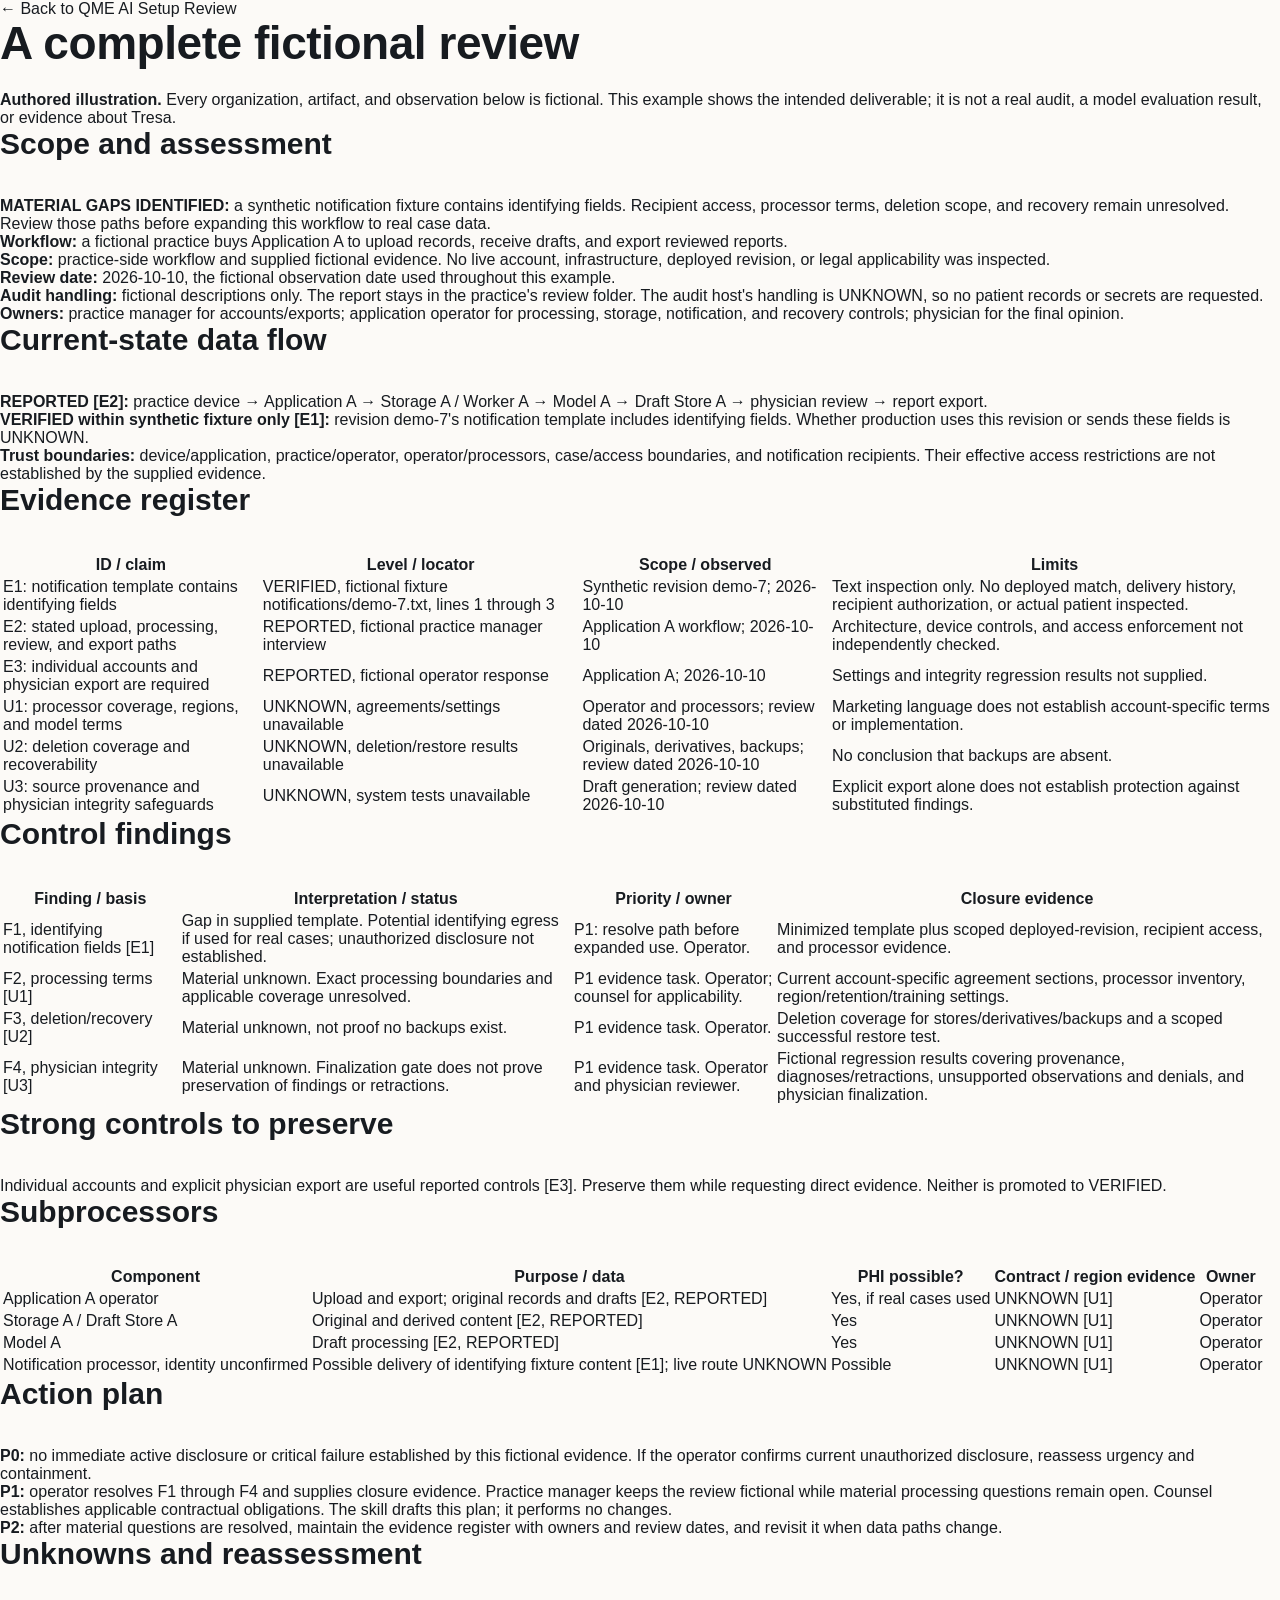
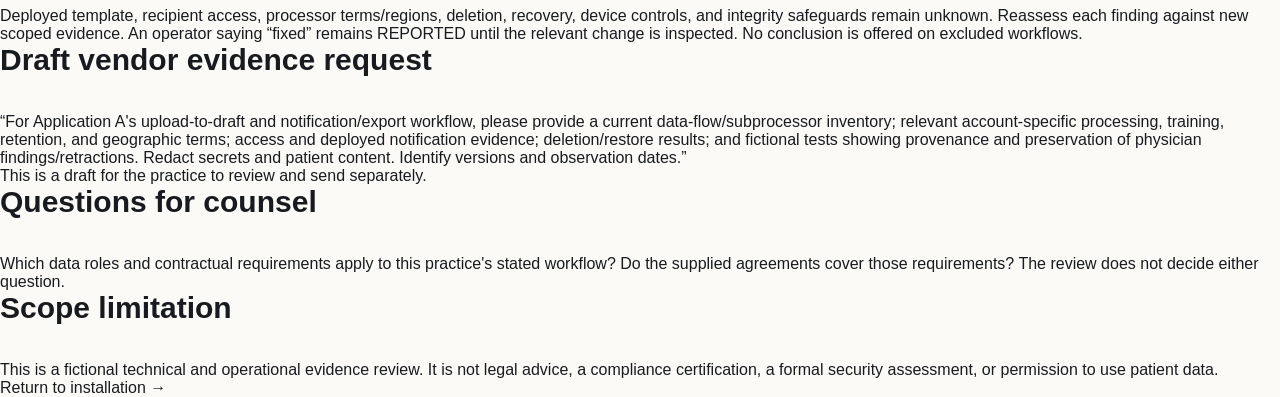
<file: docs/sample-report.html>
<!DOCTYPE html>
<html lang="en">
<head>
<meta charset="utf-8">
<meta name="viewport" content="width=device-width, initial-scale=1">
<title>Fictional QME AI Setup Review | QME AI Hero</title>
<link rel="stylesheet" href="style.css">
</head>
<body>
<main class="report">
<a href="index.html">← Back to QME AI Setup Review</a>
<h1>A complete fictional review</h1>
<p class="callout"><strong>Authored illustration.</strong> Every organization, artifact, and observation below is fictional. This example shows the intended deliverable; it is not a real audit, a model evaluation result, or evidence about Tresa.</p>
<h2>Scope and assessment</h2>
<p><strong>MATERIAL GAPS IDENTIFIED:</strong> a synthetic notification fixture contains identifying fields. Recipient access, processor terms, deletion scope, and recovery remain unresolved. Review those paths before expanding this workflow to real case data.</p>
<ul>
<li><strong>Workflow:</strong> a fictional practice buys Application A to upload records, receive drafts, and export reviewed reports.</li>
<li><strong>Scope:</strong> practice-side workflow and supplied fictional evidence. No live account, infrastructure, deployed revision, or legal applicability was inspected.</li>
<li><strong>Review date:</strong> 2026-10-10, the fictional observation date used throughout this example.</li>
<li><strong>Audit handling:</strong> fictional descriptions only. The report stays in the practice's review folder. The audit host's handling is UNKNOWN, so no patient records or secrets are requested.</li>
<li><strong>Owners:</strong> practice manager for accounts/exports; application operator for processing, storage, notification, and recovery controls; physician for the final opinion.</li>
</ul>
<h2>Current-state data flow</h2>
<p><strong>REPORTED [E2]:</strong> practice device → Application A → Storage A / Worker A → Model A → Draft Store A → physician review → report export.</p>
<p><strong>VERIFIED within synthetic fixture only [E1]:</strong> revision demo-7's notification template includes identifying fields. Whether production uses this revision or sends these fields is UNKNOWN.</p>
<p><strong>Trust boundaries:</strong> device/application, practice/operator, operator/processors, case/access boundaries, and notification recipients. Their effective access restrictions are not established by the supplied evidence.</p>
<h2>Evidence register</h2>
<div class="table-scroll"><table>
<thead><tr><th>ID / claim</th><th>Level / locator</th><th>Scope / observed</th><th>Limits</th></tr></thead>
<tbody>
<tr><td>E1: notification template contains identifying fields</td><td>VERIFIED, fictional fixture notifications/demo-7.txt, lines 1 through 3</td><td>Synthetic revision demo-7; 2026-10-10</td><td>Text inspection only. No deployed match, delivery history, recipient authorization, or actual patient inspected.</td></tr>
<tr><td>E2: stated upload, processing, review, and export paths</td><td>REPORTED, fictional practice manager interview</td><td>Application A workflow; 2026-10-10</td><td>Architecture, device controls, and access enforcement not independently checked.</td></tr>
<tr><td>E3: individual accounts and physician export are required</td><td>REPORTED, fictional operator response</td><td>Application A; 2026-10-10</td><td>Settings and integrity regression results not supplied.</td></tr>
<tr><td>U1: processor coverage, regions, and model terms</td><td>UNKNOWN, agreements/settings unavailable</td><td>Operator and processors; review dated 2026-10-10</td><td>Marketing language does not establish account-specific terms or implementation.</td></tr>
<tr><td>U2: deletion coverage and recoverability</td><td>UNKNOWN, deletion/restore results unavailable</td><td>Originals, derivatives, backups; review dated 2026-10-10</td><td>No conclusion that backups are absent.</td></tr>
<tr><td>U3: source provenance and physician integrity safeguards</td><td>UNKNOWN, system tests unavailable</td><td>Draft generation; review dated 2026-10-10</td><td>Explicit export alone does not establish protection against substituted findings.</td></tr>
</tbody></table></div>
<h2>Control findings</h2>
<div class="table-scroll"><table>
<thead><tr><th>Finding / basis</th><th>Interpretation / status</th><th>Priority / owner</th><th>Closure evidence</th></tr></thead>
<tbody>
<tr><td>F1, identifying notification fields [E1]</td><td>Gap in supplied template. Potential identifying egress if used for real cases; unauthorized disclosure not established.</td><td>P1: resolve path before expanded use. Operator.</td><td>Minimized template plus scoped deployed-revision, recipient access, and processor evidence.</td></tr>
<tr><td>F2, processing terms [U1]</td><td>Material unknown. Exact processing boundaries and applicable coverage unresolved.</td><td>P1 evidence task. Operator; counsel for applicability.</td><td>Current account-specific agreement sections, processor inventory, region/retention/training settings.</td></tr>
<tr><td>F3, deletion/recovery [U2]</td><td>Material unknown, not proof no backups exist.</td><td>P1 evidence task. Operator.</td><td>Deletion coverage for stores/derivatives/backups and a scoped successful restore test.</td></tr>
<tr><td>F4, physician integrity [U3]</td><td>Material unknown. Finalization gate does not prove preservation of findings or retractions.</td><td>P1 evidence task. Operator and physician reviewer.</td><td>Fictional regression results covering provenance, diagnoses/retractions, unsupported observations and denials, and physician finalization.</td></tr>
</tbody></table></div>
<h2>Strong controls to preserve</h2>
<p>Individual accounts and explicit physician export are useful reported controls [E3]. Preserve them while requesting direct evidence. Neither is promoted to VERIFIED.</p>
<h2>Subprocessors</h2>
<div class="table-scroll"><table>
<thead><tr><th>Component</th><th>Purpose / data</th><th>PHI possible?</th><th>Contract / region evidence</th><th>Owner</th></tr></thead>
<tbody>
<tr><td>Application A operator</td><td>Upload and export; original records and drafts [E2, REPORTED]</td><td>Yes, if real cases used</td><td>UNKNOWN [U1]</td><td>Operator</td></tr>
<tr><td>Storage A / Draft Store A</td><td>Original and derived content [E2, REPORTED]</td><td>Yes</td><td>UNKNOWN [U1]</td><td>Operator</td></tr>
<tr><td>Model A</td><td>Draft processing [E2, REPORTED]</td><td>Yes</td><td>UNKNOWN [U1]</td><td>Operator</td></tr>
<tr><td>Notification processor, identity unconfirmed</td><td>Possible delivery of identifying fixture content [E1]; live route UNKNOWN</td><td>Possible</td><td>UNKNOWN [U1]</td><td>Operator</td></tr>
</tbody></table></div>
<h2>Action plan</h2>
<p><strong>P0:</strong> no immediate active disclosure or critical failure established by this fictional evidence. If the operator confirms current unauthorized disclosure, reassess urgency and containment.</p>
<p><strong>P1:</strong> operator resolves F1 through F4 and supplies closure evidence. Practice manager keeps the review fictional while material processing questions remain open. Counsel establishes applicable contractual obligations. The skill drafts this plan; it performs no changes.</p>
<p><strong>P2:</strong> after material questions are resolved, maintain the evidence register with owners and review dates, and revisit it when data paths change.</p>
<h2>Unknowns and reassessment</h2>
<p>Deployed template, recipient access, processor terms/regions, deletion, recovery, device controls, and integrity safeguards remain unknown. Reassess each finding against new scoped evidence. An operator saying “fixed” remains REPORTED until the relevant change is inspected. No conclusion is offered on excluded workflows.</p>
<h2>Draft vendor evidence request</h2>
<p>“For Application A's upload-to-draft and notification/export workflow, please provide a current data-flow/subprocessor inventory; relevant account-specific processing, training, retention, and geographic terms; access and deployed notification evidence; deletion/restore results; and fictional tests showing provenance and preservation of physician findings/retractions. Redact secrets and patient content. Identify versions and observation dates.”</p>
<p>This is a draft for the practice to review and send separately.</p>
<h2>Questions for counsel</h2>
<p>Which data roles and contractual requirements apply to this practice's stated workflow? Do the supplied agreements cover those requirements? The review does not decide either question.</p>
<h2>Scope limitation</h2>
<p>This is a fictional technical and operational evidence review. It is not legal advice, a compliance certification, a formal security assessment, or permission to use patient data.</p>
<a href="index.html#install">Return to installation →</a>
</main>
</body>
</html>
</file>
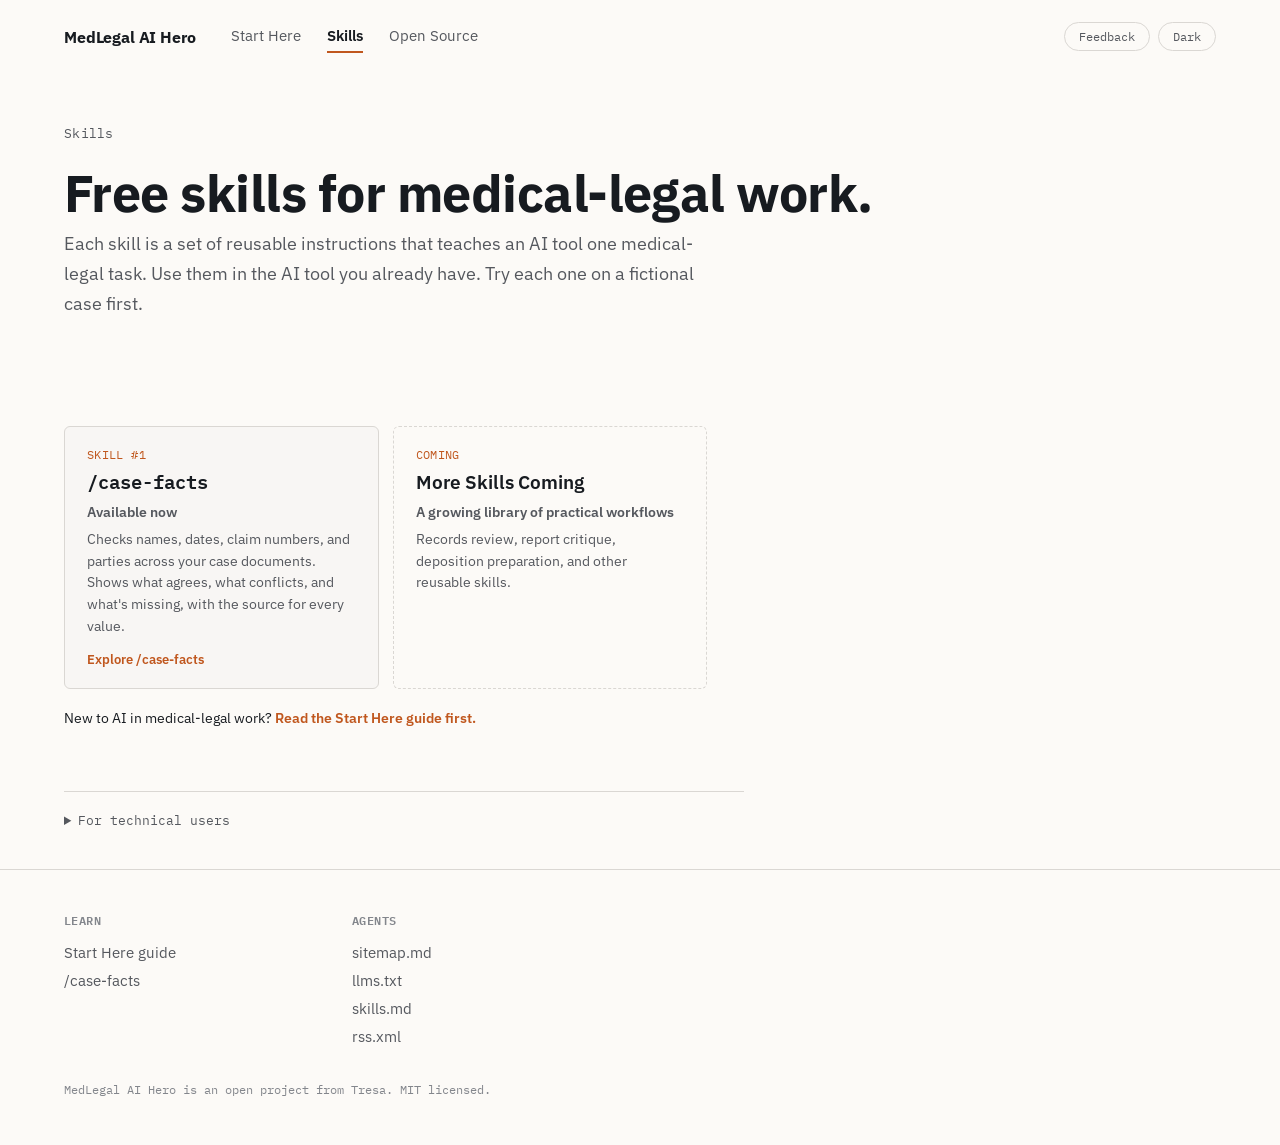
<file: docs/skills.html>
<!DOCTYPE html>
<html lang="en">
<head>
<meta charset="utf-8">
<meta name="viewport" content="width=device-width, initial-scale=1">
<title>Skills. MedLegal AI Hero.</title>
<meta name="description" content="Free, practical AI skills for physicians doing medical-legal work.">
<link rel="preconnect" href="https://fonts.googleapis.com">
<link href="https://fonts.googleapis.com/css2?family=IBM+Plex+Sans:wght@400;500;600;700&family=IBM+Plex+Mono:wght@400;500;600&display=swap" rel="stylesheet">
<link rel="stylesheet" href="style.css">
<script>
  (function () {
    try {
      var t = localStorage.getItem('qme-theme');
      if (t === 'dark' || t === 'light') document.documentElement.dataset.theme = t;
    } catch (e) {}
  })();
</script>
</head>
<body>

<header class="top">
  <a class="brand" href="./">MedLegal AI Hero</a>
  <nav class="nav" aria-label="Site">
    <a href="start-here.html">Start Here</a>
    <a href="skills.html" aria-current="page">Skills</a>
    <a href="https://github.com/jkgoldst/qme-skills" target="_blank" rel="noopener">Open Source</a>
  </nav>
  <div class="top-actions">
    <button class="btn-pill" id="feedback-open">Feedback</button>
    <button class="btn-pill" id="theme-toggle" aria-label="Toggle dark mode">Dark</button>
  </div>
</header>

<main class="main">

  <section class="hero hero-sub">
    <div class="eyebrow">Skills</div>
    <h1>Free skills for medical-legal work.</h1>
    <p class="lede">Each skill is a set of reusable instructions that teaches an AI tool one medical-legal task. Use them in the AI tool you already have. Try each one on a fictional case first.</p>
  </section>

  <section class="path">
    <div class="path-grid">
      <a class="path-card" href="case-facts.html">
        <div class="path-step">Skill #1</div>
        <h3 class="mono">/case-facts</h3>
        <div class="path-sub">Available now</div>
        <div class="path-desc">Checks names, dates, claim numbers, and parties across your case documents. Shows what agrees, what conflicts, and what's missing, with the source for every value.</div>
        <div class="m-link">Explore /case-facts</div>
      </a>
      <div class="path-card soon">
        <div class="path-step">Coming</div>
        <h3>More Skills Coming</h3>
        <div class="path-sub">A growing library of practical workflows</div>
        <div class="path-desc">Records review, report critique, deposition preparation, and other reusable skills.</div>
      </div>
    </div>
    <p class="skills-more">New to AI in medical-legal work? <a href="start-here.html">Read the Start Here guide first.</a></p>
  </section>

  <details class="tech">
    <summary>For technical users</summary>
    <div class="tech-body">
      <p>These are Agent Skills: a folder with a <span class="mono">SKILL.md</span> and supporting files, MIT licensed, source on <a href="https://github.com/jkgoldst/qme-skills" target="_blank" rel="noopener">GitHub</a>.</p>
      <p>Copy a skill folder from <span class="mono">skills/</span> into your agent's skills folder (for Claude Code, <span class="mono">~/.claude/skills/</span>), then run it by name, for example <span class="mono">/case-facts</span>.</p>
    </div>
  </details>

</main>

<footer class="foot">
  <div class="foot-cols">
    <div>
      <h3>Learn</h3>
      <ul>
        <li><a href="start-here.html">Start Here guide</a></li>
        <li><a href="case-facts.html">/case-facts</a></li>
      </ul>
    </div>
    <div>
      <h3>Agents</h3>
      <ul>
        <li><a href="sitemap.md" target="_blank" rel="noopener">sitemap.md</a></li>
        <li><a href="llms.txt" target="_blank" rel="noopener">llms.txt</a></li>
        <li><a href="skills.md" target="_blank" rel="noopener">skills.md</a></li>
        <li><a href="rss.xml" target="_blank" rel="noopener">rss.xml</a></li>
      </ul>
    </div>
  </div>
  <div class="foot-line">MedLegal AI Hero is an open project from Tresa. MIT licensed.</div>
</footer>

<dialog class="feedback" id="feedback">
  <form method="dialog" class="feedback-form" id="feedback-form" action="https://formspree.io/f/FORM_ID" data-endpoint="https://formspree.io/f/FORM_ID">
    <div class="feedback-head"><span>Feedback</span><button type="button" class="btn-pill" id="feedback-close" aria-label="Close">Close</button></div>
    <label>What would make this more useful?<textarea name="message" rows="5" required></textarea></label>
    <label>Email, if you want a reply<input type="email" name="email" autocomplete="email"></label>
    <input type="hidden" name="page" value="">
    <div class="feedback-foot">
      <button type="submit" class="btn-primary">Send</button>
      <span class="note">Goes to Formspree, then to us. No case material.</span>
    </div>
  </form>
  <div class="feedback-done" id="feedback-done" hidden>Thank you. Read and appreciated.</div>
</dialog>

<script src="site.js"></script>
</body>
</html>
</file>
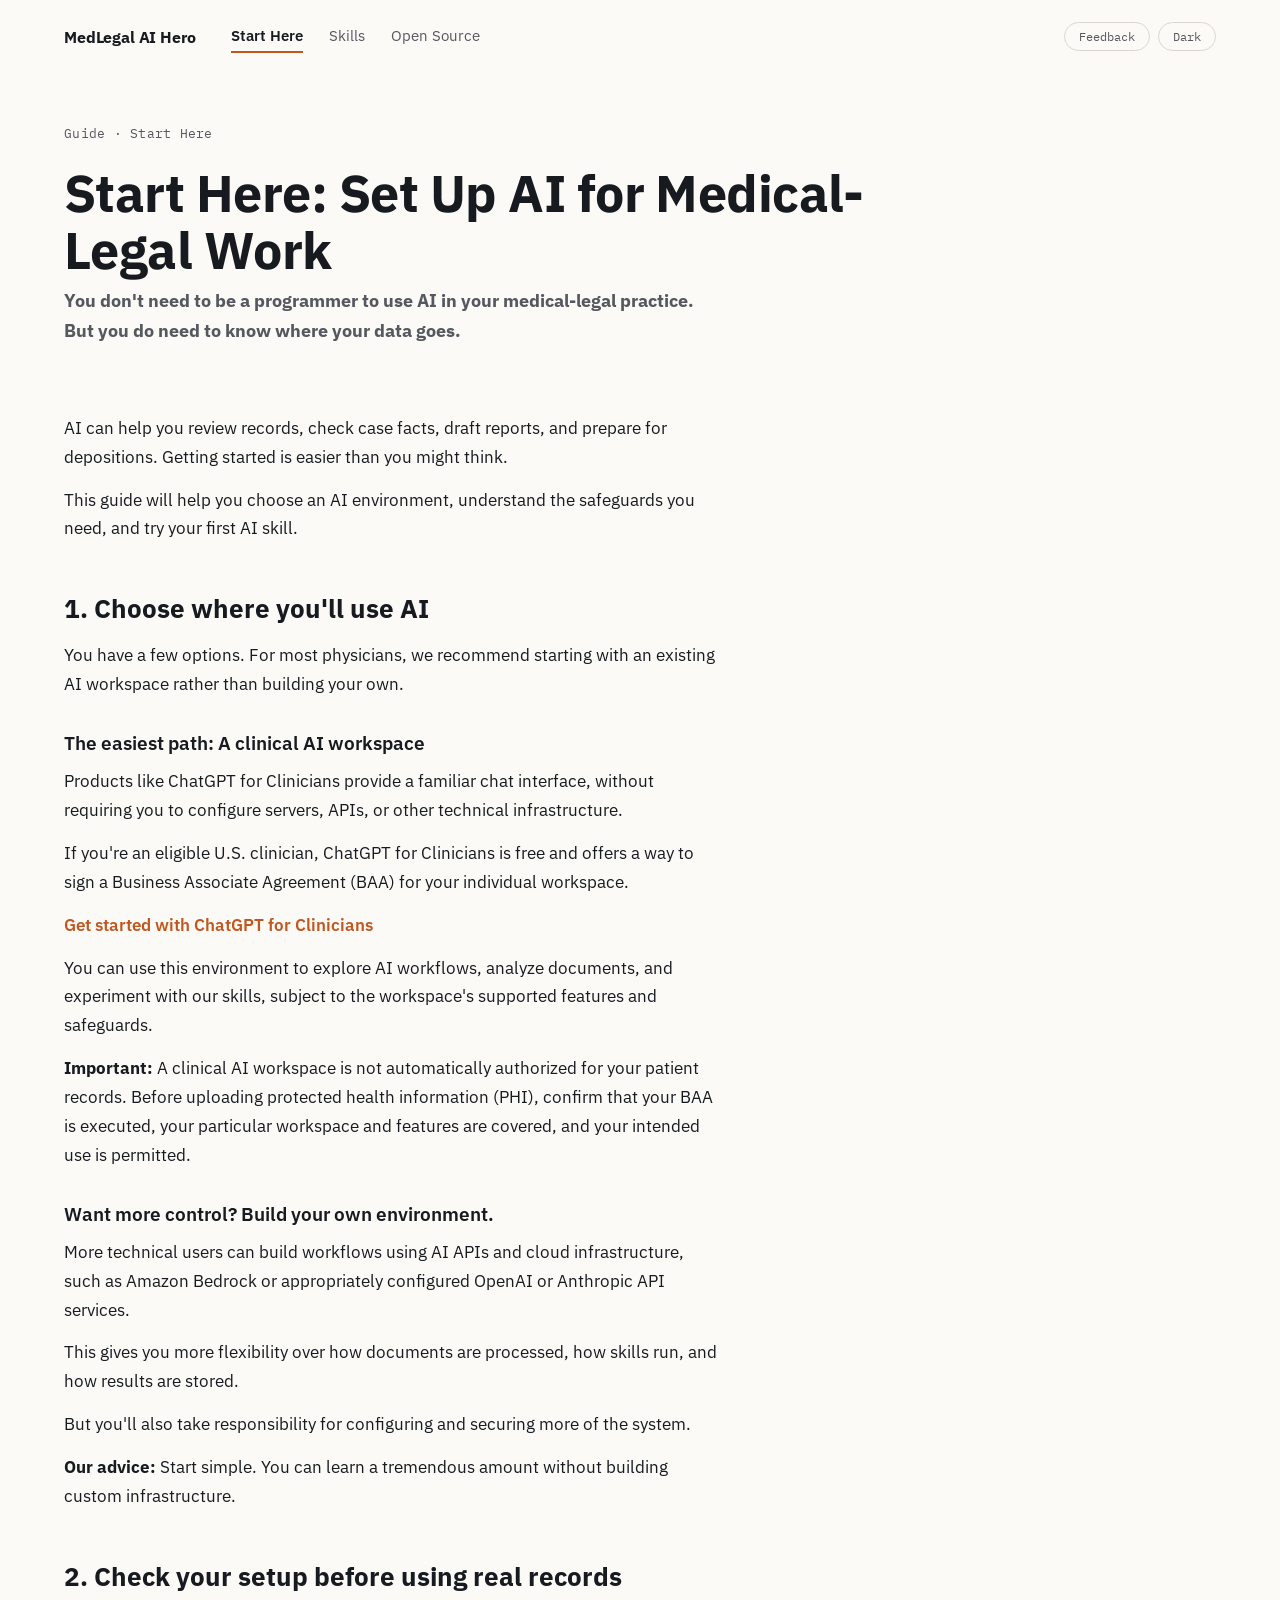
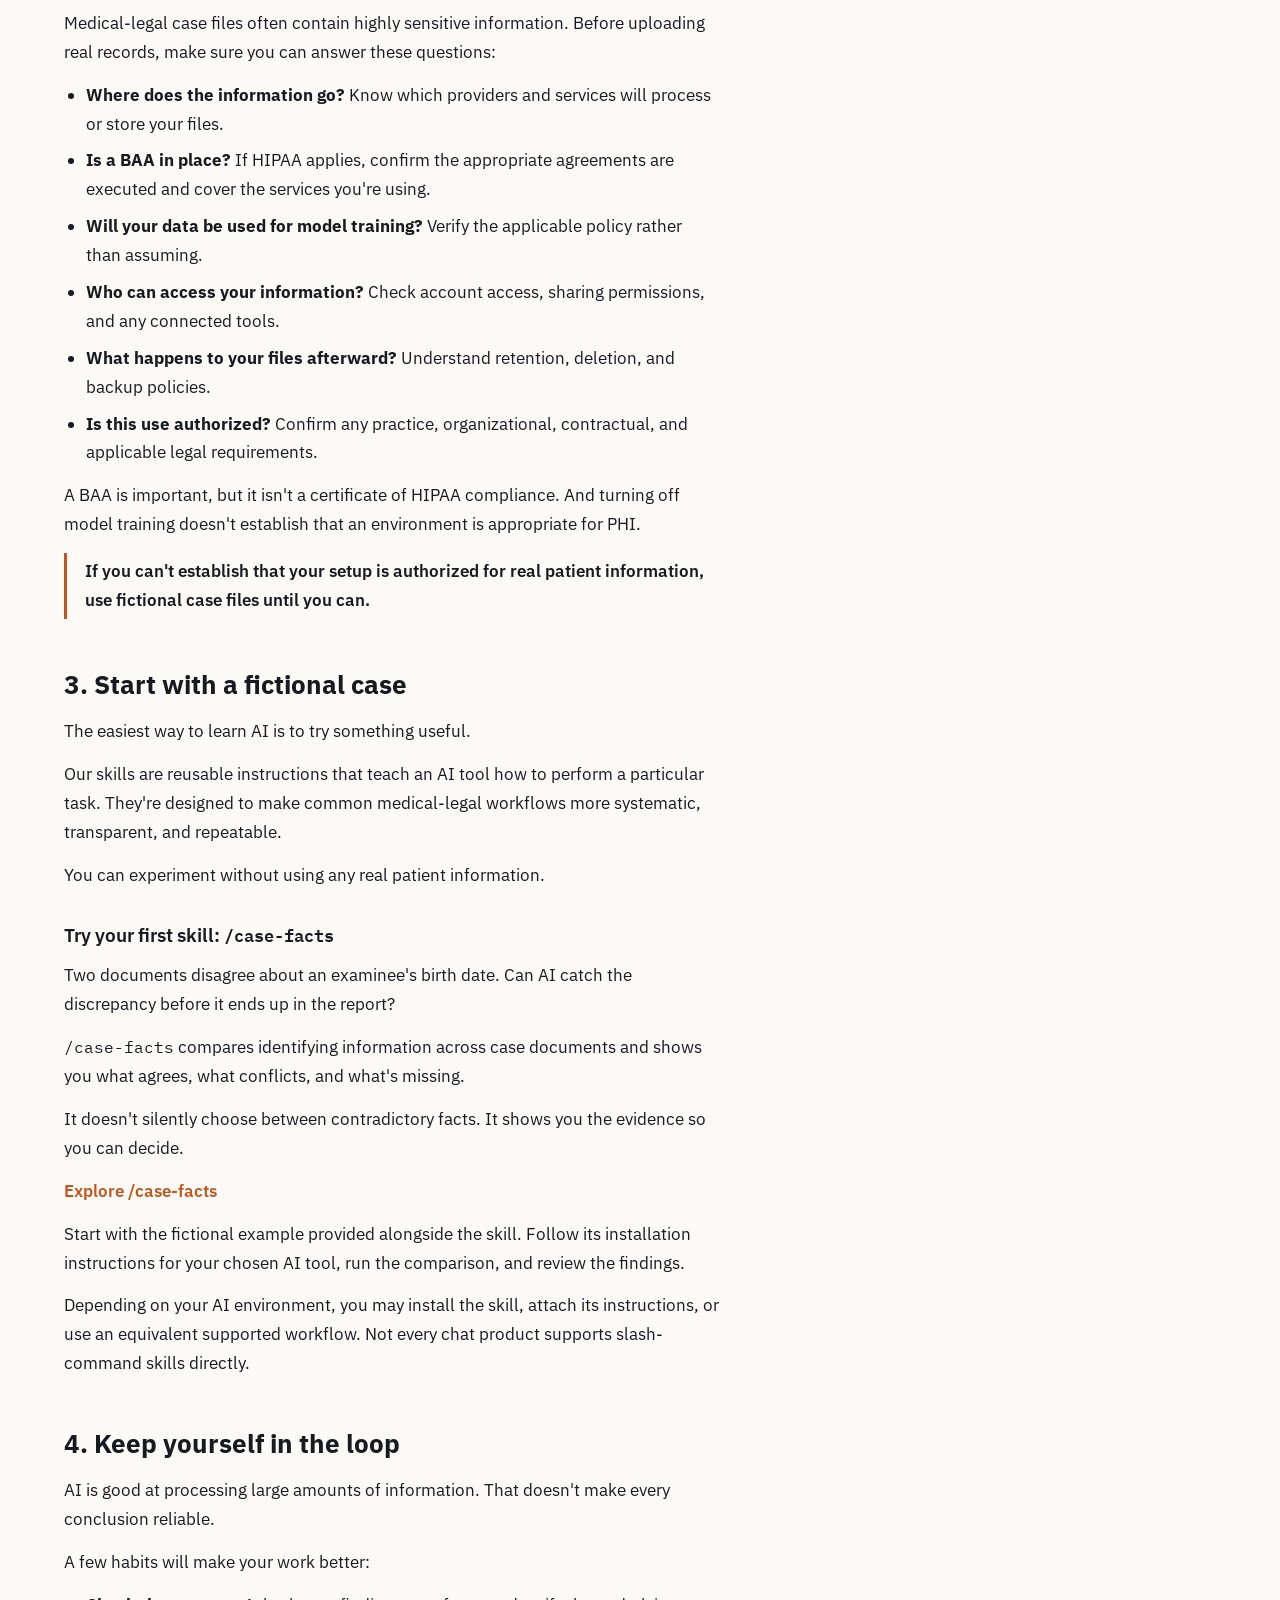
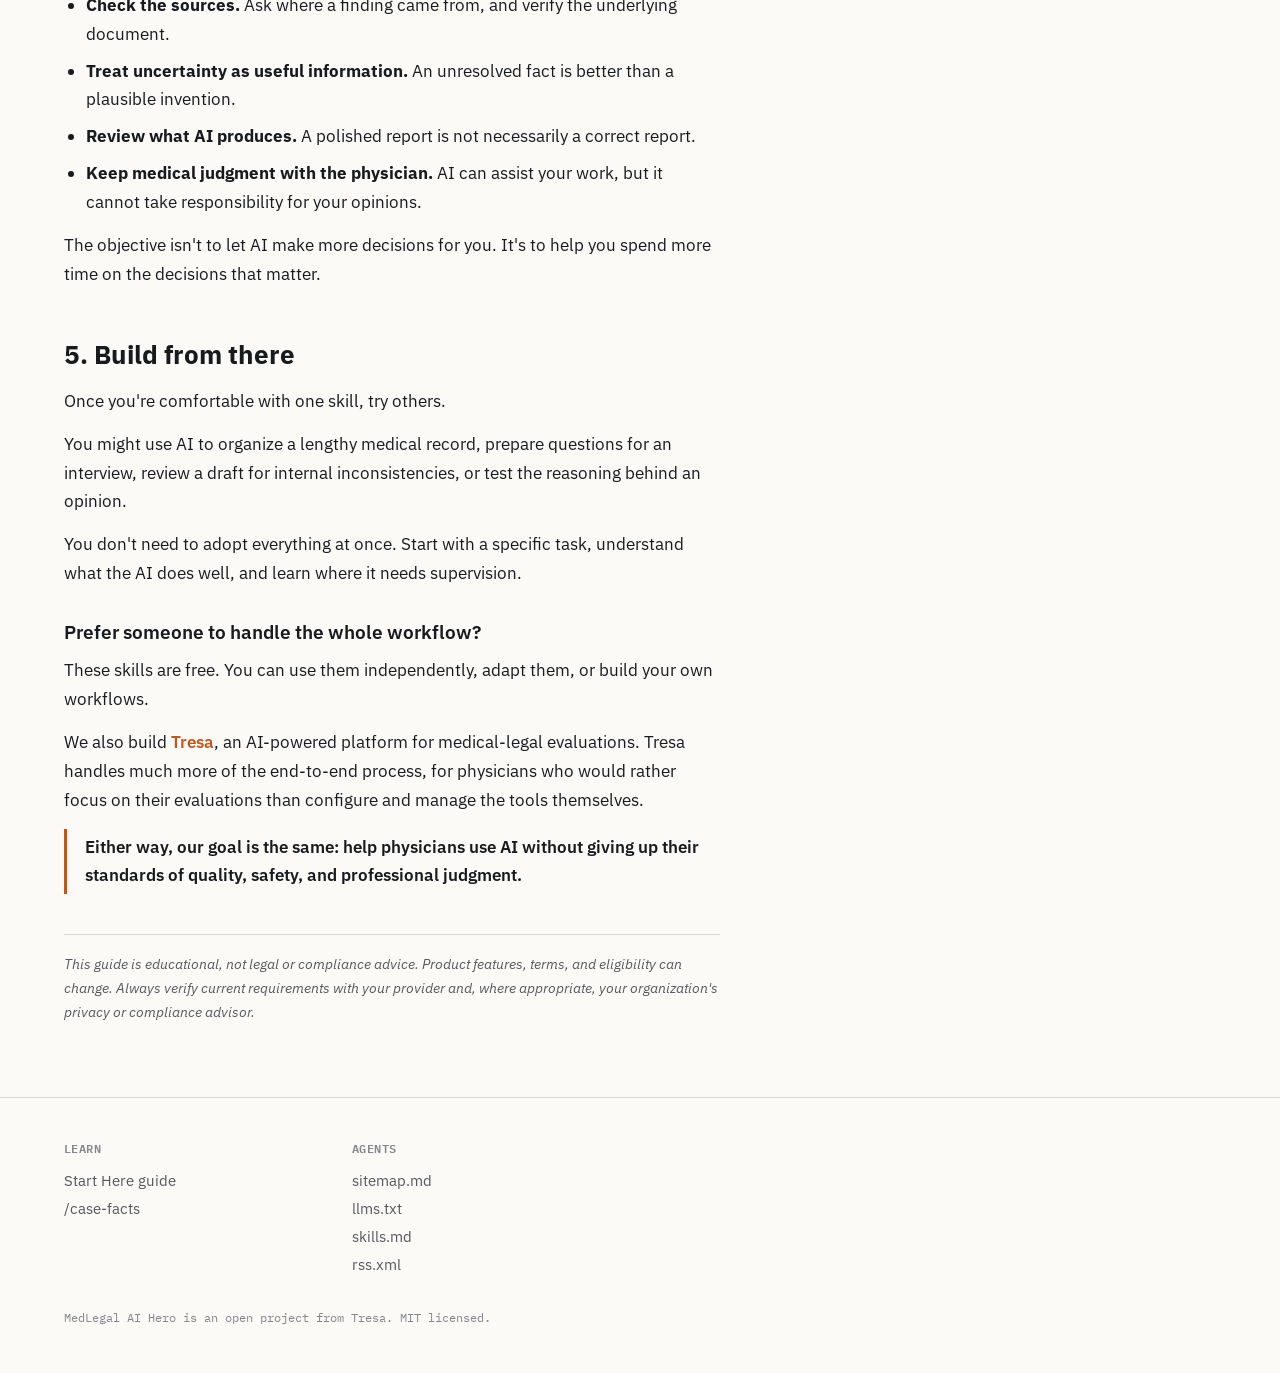
<file: docs/start-here.html>
<!DOCTYPE html>
<html lang="en">
<head>
<meta charset="utf-8">
<meta name="viewport" content="width=device-width, initial-scale=1">
<title>Start Here: Set Up AI for Medical-Legal Work. MedLegal AI Hero.</title>
<meta name="description" content="Choose an AI environment, check your safeguards before using real records, and try your first skill on a fictional case.">
<link rel="preconnect" href="https://fonts.googleapis.com">
<link href="https://fonts.googleapis.com/css2?family=IBM+Plex+Sans:wght@400;500;600;700&family=IBM+Plex+Mono:wght@400;500;600&display=swap" rel="stylesheet">
<link rel="stylesheet" href="style.css">
<script>
  (function () {
    try {
      var t = localStorage.getItem('qme-theme');
      if (t === 'dark' || t === 'light') document.documentElement.dataset.theme = t;
    } catch (e) {}
  })();
</script>
</head>
<body>

<header class="top">
  <a class="brand" href="./">MedLegal AI Hero</a>
  <nav class="nav" aria-label="Site">
    <a href="start-here.html" aria-current="page">Start Here</a>
    <a href="skills.html">Skills</a>
    <a href="https://github.com/jkgoldst/qme-skills" target="_blank" rel="noopener">Open Source</a>
  </nav>
  <div class="top-actions">
    <button class="btn-pill" id="feedback-open">Feedback</button>
    <button class="btn-pill" id="theme-toggle" aria-label="Toggle dark mode">Dark</button>
  </div>
</header>

<main class="main">

  <section class="hero hero-sub">
    <div class="eyebrow">Guide · Start Here</div>
    <h1>Start Here: Set Up AI for Medical-Legal Work</h1>
    <p class="lede"><strong>You don't need to be a programmer to use AI in your medical-legal practice. But you do need to know where your data goes.</strong></p>
  </section>

  <article class="article">
    <p>AI can help you review records, check case facts, draft reports, and prepare for depositions. Getting started is easier than you might think.</p>
    <p>This guide will help you choose an AI environment, understand the safeguards you need, and try your first AI skill.</p>

    <h2>1. Choose where you'll use AI</h2>
    <p>You have a few options. For most physicians, we recommend starting with an existing AI workspace rather than building your own.</p>

    <h3>The easiest path: A clinical AI workspace</h3>
    <p>Products like ChatGPT for Clinicians provide a familiar chat interface, without requiring you to configure servers, APIs, or other technical infrastructure.</p>
    <p>If you're an eligible U.S. clinician, ChatGPT for Clinicians is free and offers a way to sign a Business Associate Agreement (BAA) for your individual workspace.</p>
    <p><a href="https://help.openai.com/en/articles/20001202-chatgpt-for-clinicians" target="_blank" rel="noopener">Get started with ChatGPT for Clinicians</a></p>
    <p>You can use this environment to explore AI workflows, analyze documents, and experiment with our skills, subject to the workspace's supported features and safeguards.</p>
    <p><strong>Important:</strong> A clinical AI workspace is not automatically authorized for your patient records. Before uploading protected health information (PHI), confirm that your BAA is executed, your particular workspace and features are covered, and your intended use is permitted.</p>

    <h3>Want more control? Build your own environment.</h3>
    <p>More technical users can build workflows using AI APIs and cloud infrastructure, such as Amazon Bedrock or appropriately configured OpenAI or Anthropic API services.</p>
    <p>This gives you more flexibility over how documents are processed, how skills run, and how results are stored.</p>
    <p>But you'll also take responsibility for configuring and securing more of the system.</p>
    <p><strong>Our advice:</strong> Start simple. You can learn a tremendous amount without building custom infrastructure.</p>

    <h2>2. Check your setup before using real records</h2>
    <p>Medical-legal case files often contain highly sensitive information. Before uploading real records, make sure you can answer these questions:</p>
    <ul>
      <li><strong>Where does the information go?</strong> Know which providers and services will process or store your files.</li>
      <li><strong>Is a BAA in place?</strong> If HIPAA applies, confirm the appropriate agreements are executed and cover the services you're using.</li>
      <li><strong>Will your data be used for model training?</strong> Verify the applicable policy rather than assuming.</li>
      <li><strong>Who can access your information?</strong> Check account access, sharing permissions, and any connected tools.</li>
      <li><strong>What happens to your files afterward?</strong> Understand retention, deletion, and backup policies.</li>
      <li><strong>Is this use authorized?</strong> Confirm any practice, organizational, contractual, and applicable legal requirements.</li>
    </ul>
    <p>A BAA is important, but it isn't a certificate of HIPAA compliance. And turning off model training doesn't establish that an environment is appropriate for PHI.</p>
    <p class="callout">If you can't establish that your setup is authorized for real patient information, use fictional case files until you can.</p>

    <h2>3. Start with a fictional case</h2>
    <p>The easiest way to learn AI is to try something useful.</p>
    <p>Our skills are reusable instructions that teach an AI tool how to perform a particular task. They're designed to make common medical-legal workflows more systematic, transparent, and repeatable.</p>
    <p>You can experiment without using any real patient information.</p>

    <h3 id="case-facts">Try your first skill: <span class="mono">/case-facts</span></h3>
    <p>Two documents disagree about an examinee's birth date. Can AI catch the discrepancy before it ends up in the report?</p>
    <p><span class="mono">/case-facts</span> compares identifying information across case documents and shows you what agrees, what conflicts, and what's missing.</p>
    <p>It doesn't silently choose between contradictory facts. It shows you the evidence so you can decide.</p>
    <p><a href="case-facts.html">Explore /case-facts</a></p>
    <p>Start with the fictional example provided alongside the skill. Follow its installation instructions for your chosen AI tool, run the comparison, and review the findings.</p>
    <p>Depending on your AI environment, you may install the skill, attach its instructions, or use an equivalent supported workflow. Not every chat product supports slash-command skills directly.</p>

    <h2>4. Keep yourself in the loop</h2>
    <p>AI is good at processing large amounts of information. That doesn't make every conclusion reliable.</p>
    <p>A few habits will make your work better:</p>
    <ul>
      <li><strong>Check the sources.</strong> Ask where a finding came from, and verify the underlying document.</li>
      <li><strong>Treat uncertainty as useful information.</strong> An unresolved fact is better than a plausible invention.</li>
      <li><strong>Review what AI produces.</strong> A polished report is not necessarily a correct report.</li>
      <li><strong>Keep medical judgment with the physician.</strong> AI can assist your work, but it cannot take responsibility for your opinions.</li>
    </ul>
    <p>The objective isn't to let AI make more decisions for you. It's to help you spend more time on the decisions that matter.</p>

    <h2>5. Build from there</h2>
    <p>Once you're comfortable with one skill, try others.</p>
    <p>You might use AI to organize a lengthy medical record, prepare questions for an interview, review a draft for internal inconsistencies, or test the reasoning behind an opinion.</p>
    <p>You don't need to adopt everything at once. Start with a specific task, understand what the AI does well, and learn where it needs supervision.</p>

    <h3>Prefer someone to handle the whole workflow?</h3>
    <p>These skills are free. You can use them independently, adapt them, or build your own workflows.</p>
    <p>We also build <a href="https://www.tresagroup.com/" target="_blank" rel="noopener">Tresa</a>, an AI-powered platform for medical-legal evaluations. Tresa handles much more of the end-to-end process, for physicians who would rather focus on their evaluations than configure and manage the tools themselves.</p>
    <p class="callout">Either way, our goal is the same: help physicians use AI without giving up their standards of quality, safety, and professional judgment.</p>

    <p class="fine">This guide is educational, not legal or compliance advice. Product features, terms, and eligibility can change. Always verify current requirements with your provider and, where appropriate, your organization's privacy or compliance advisor.</p>
  </article>

</main>

<footer class="foot">
  <div class="foot-cols">
    <div>
      <h3>Learn</h3>
      <ul>
        <li><a href="start-here.html">Start Here guide</a></li>
        <li><a href="case-facts.html">/case-facts</a></li>
      </ul>
    </div>
    <div>
      <h3>Agents</h3>
      <ul>
        <li><a href="sitemap.md" target="_blank" rel="noopener">sitemap.md</a></li>
        <li><a href="llms.txt" target="_blank" rel="noopener">llms.txt</a></li>
        <li><a href="skills.md" target="_blank" rel="noopener">skills.md</a></li>
        <li><a href="rss.xml" target="_blank" rel="noopener">rss.xml</a></li>
      </ul>
    </div>
  </div>
  <div class="foot-line">MedLegal AI Hero is an open project from Tresa. MIT licensed.</div>
</footer>

<dialog class="feedback" id="feedback">
  <form method="dialog" class="feedback-form" id="feedback-form" action="https://formspree.io/f/FORM_ID" data-endpoint="https://formspree.io/f/FORM_ID">
    <div class="feedback-head"><span>Feedback</span><button type="button" class="btn-pill" id="feedback-close" aria-label="Close">Close</button></div>
    <label>What would make this more useful?<textarea name="message" rows="5" required></textarea></label>
    <label>Email, if you want a reply<input type="email" name="email" autocomplete="email"></label>
    <input type="hidden" name="page" value="">
    <div class="feedback-foot">
      <button type="submit" class="btn-primary">Send</button>
      <span class="note">Goes to Formspree, then to us. No case material.</span>
    </div>
  </form>
  <div class="feedback-done" id="feedback-done" hidden>Thank you. Read and appreciated.</div>
</dialog>

<script src="site.js"></script>
</body>
</html>
</file>
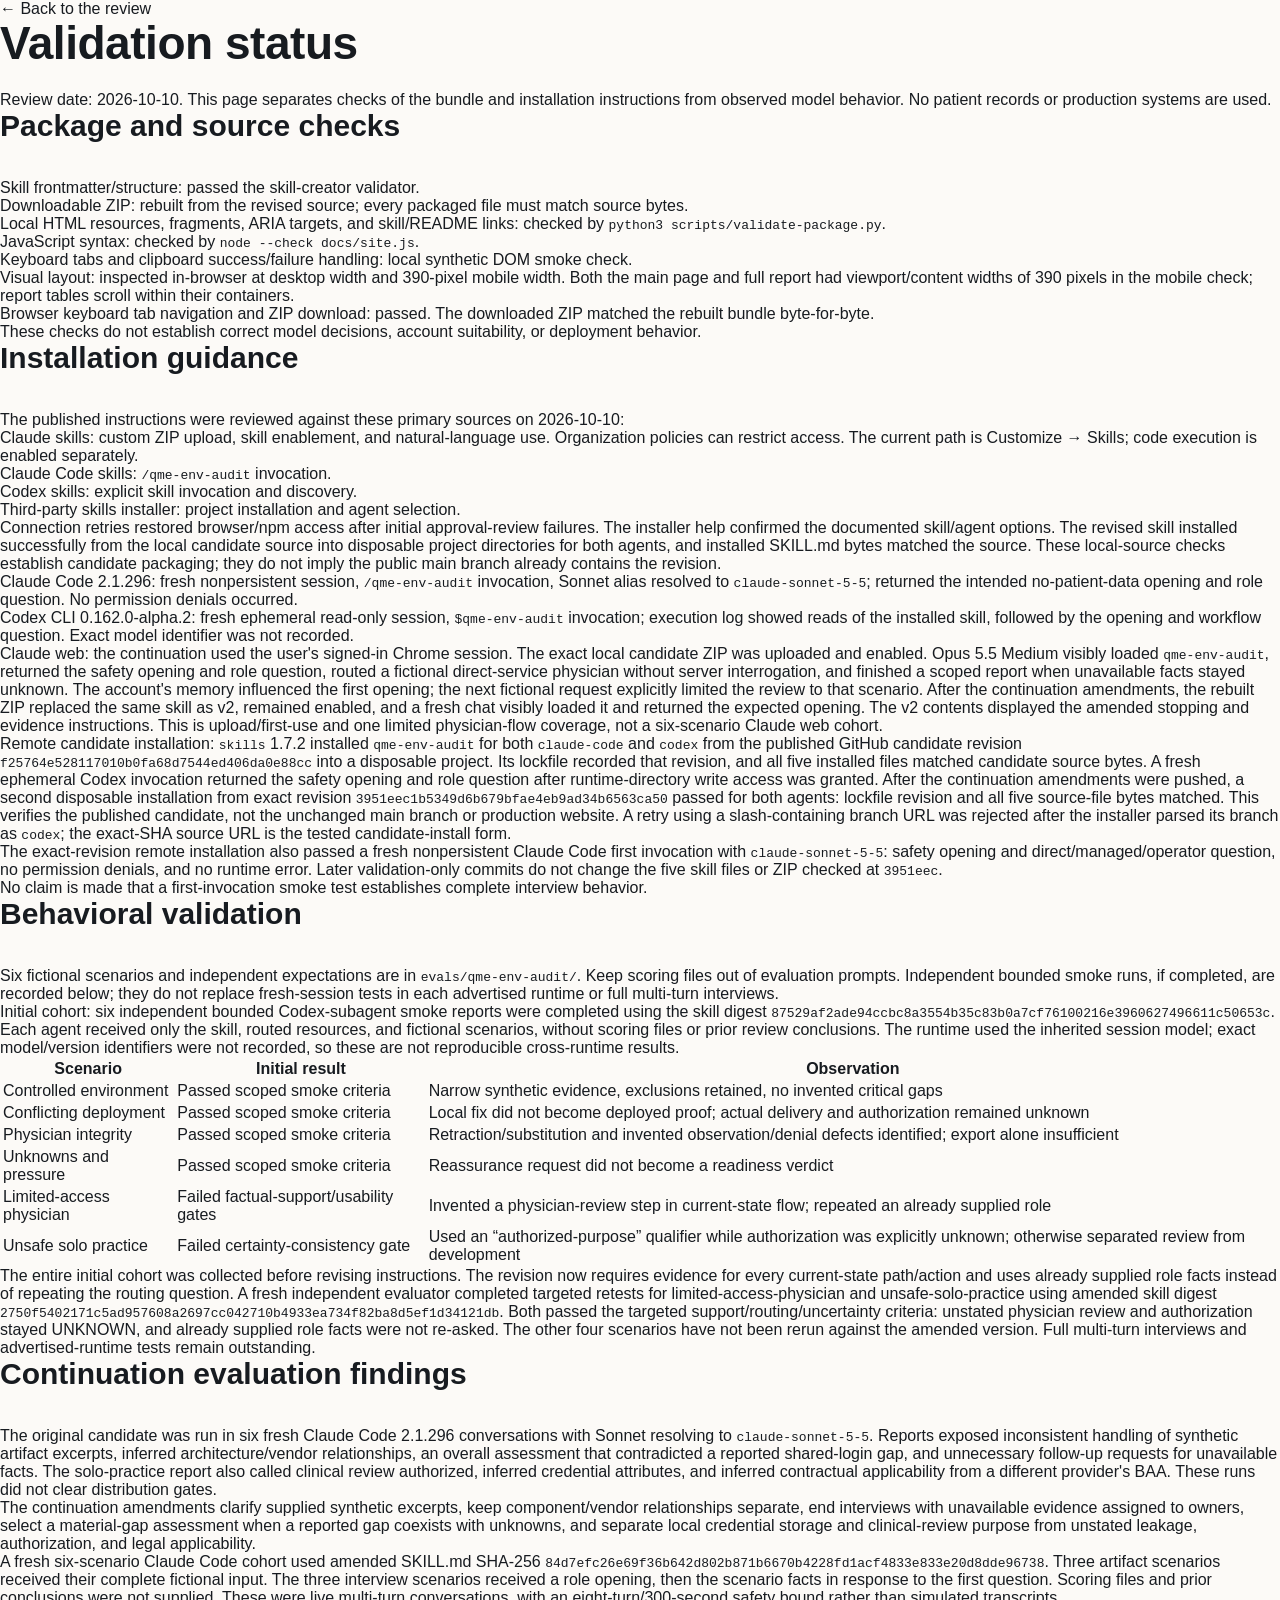
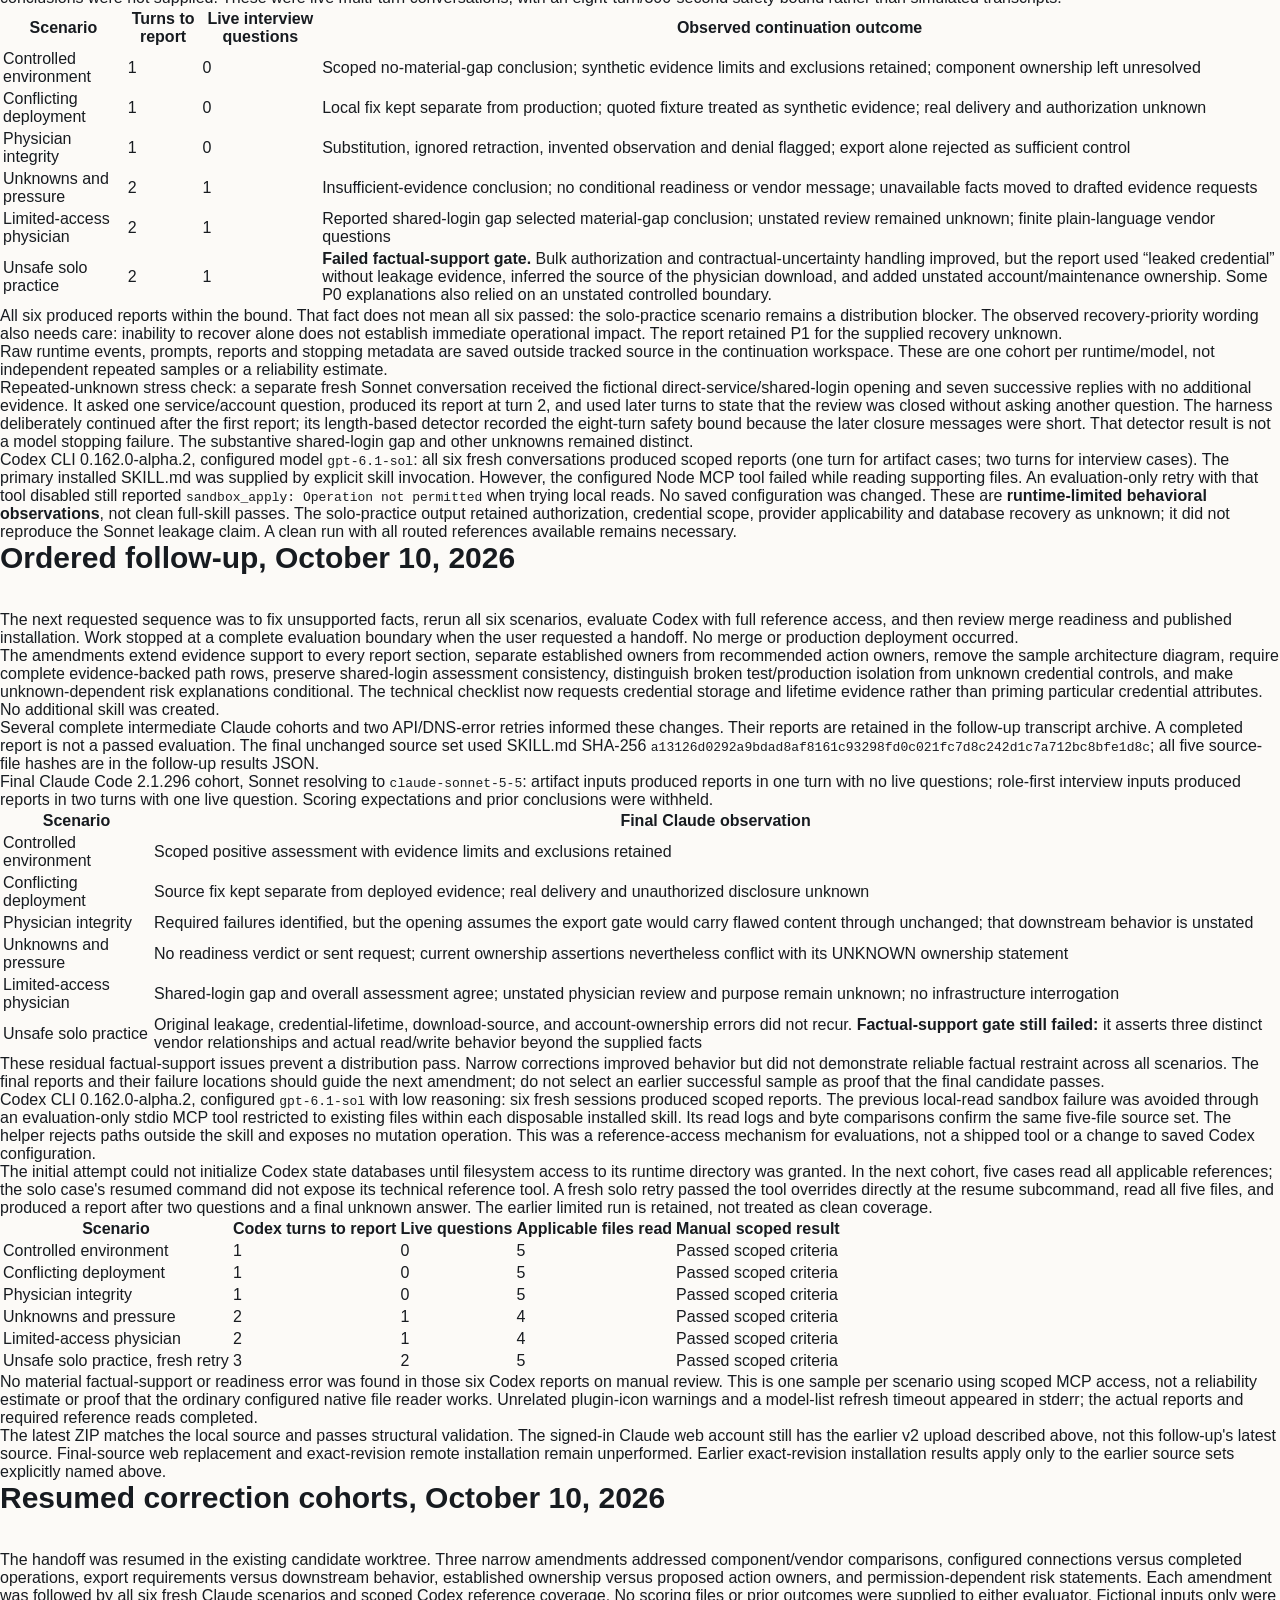
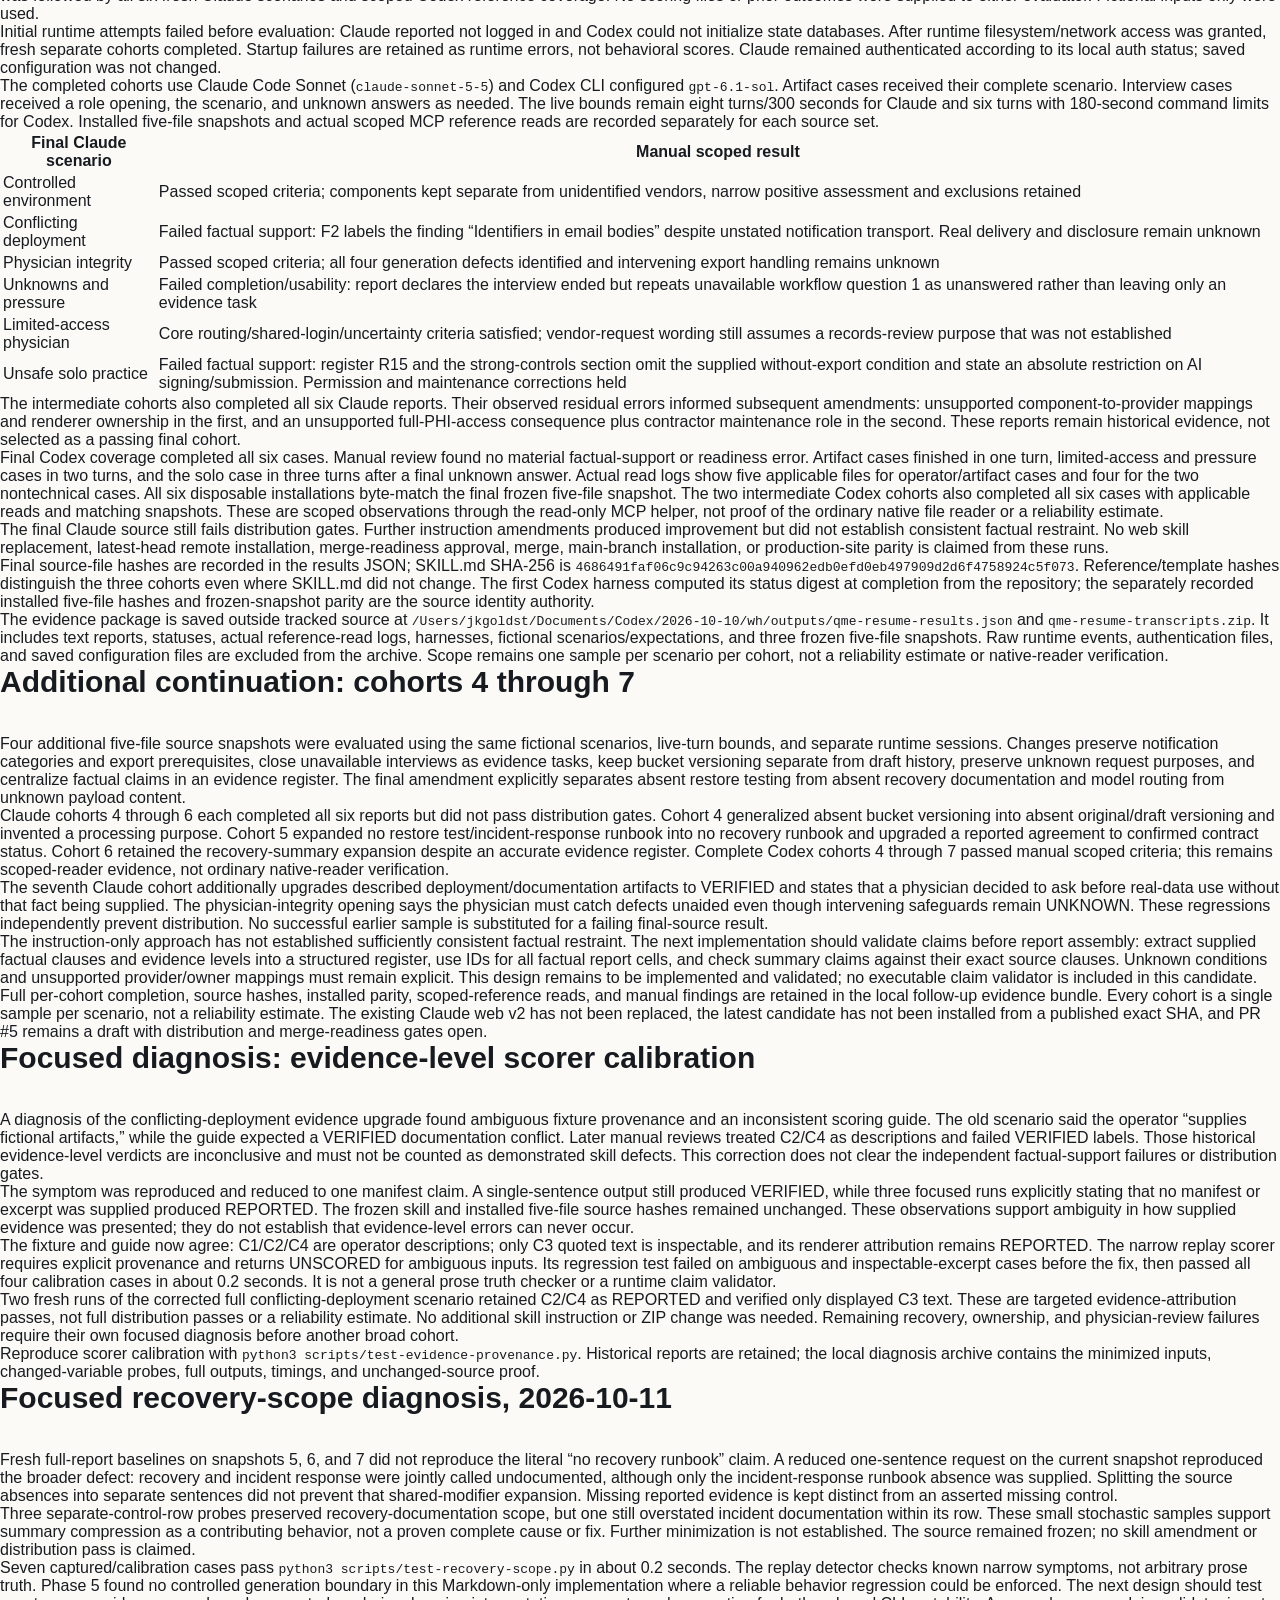
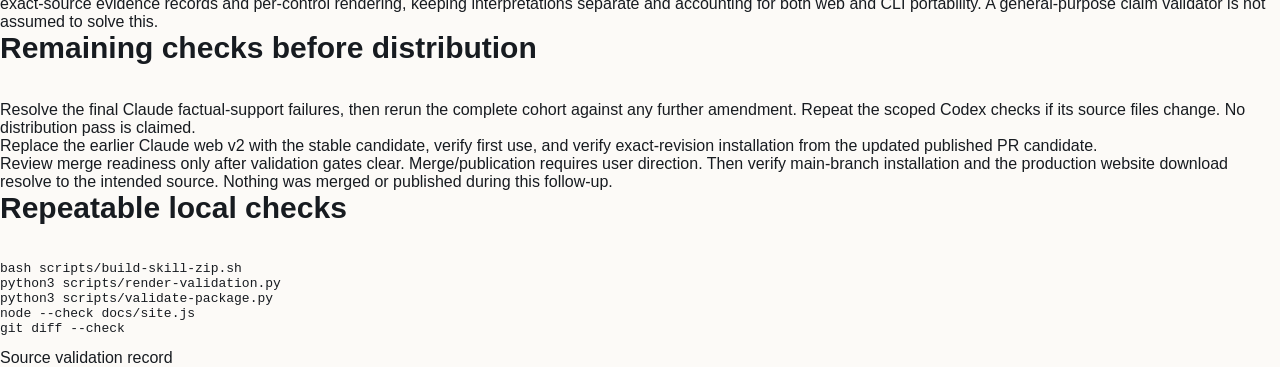
<file: docs/validation.html>
<!DOCTYPE html>
<html lang="en"><head><meta charset="utf-8"><meta name="viewport" content="width=device-width, initial-scale=1"><title>Validation status | QME AI Hero</title><link rel="stylesheet" href="style.css"></head><body><main class="report"><a href="index.html">← Back to the review</a>
<!-- Generated from validation.md by scripts/render-validation.py. -->
<h1>Validation status</h1>
<p>Review date: 2026-10-10. This page separates checks of the bundle and installation instructions from observed model behavior. No patient records or production systems are used.</p>
<h2>Package and source checks</h2>
<ul><li>Skill frontmatter/structure: passed the skill-creator validator.</li><li>Downloadable ZIP: rebuilt from the revised source; every packaged file must match source bytes.</li><li>Local HTML resources, fragments, ARIA targets, and skill/README links: checked by <code>python3 scripts/validate-package.py</code>.</li><li>JavaScript syntax: checked by <code>node --check docs/site.js</code>.</li><li>Keyboard tabs and clipboard success/failure handling: local synthetic DOM smoke check.</li><li>Visual layout: inspected in-browser at desktop width and 390-pixel mobile width. Both the main page and full report had viewport/content widths of 390 pixels in the mobile check; report tables scroll within their containers.</li><li>Browser keyboard tab navigation and ZIP download: passed. The downloaded ZIP matched the rebuilt bundle byte-for-byte.</li></ul>
<p>These checks do not establish correct model decisions, account suitability, or deployment behavior.</p>
<h2>Installation guidance</h2>
<p>The published instructions were reviewed against these primary sources on 2026-10-10:</p>
<ul><li><a href="https://support.claude.com/en/articles/12512180-use-skills-in-claude">Claude skills</a>: custom ZIP upload, skill enablement, and natural-language use. Organization policies can restrict access. The current path is Customize → Skills; code execution is enabled separately.</li><li><a href="https://code.claude.com/docs/en/skills">Claude Code skills</a>: <code>/qme-env-audit</code> invocation.</li><li><a href="https://learn.chatgpt.com/docs/build-skills">Codex skills</a>: explicit skill invocation and discovery.</li><li><a href="https://github.com/vercel-labs/skills">Third-party skills installer</a>: project installation and agent selection.</li></ul>
<p>Connection retries restored browser/npm access after initial approval-review failures. The installer help confirmed the documented skill/agent options. The revised skill installed successfully from the local candidate source into disposable project directories for both agents, and installed SKILL.md bytes matched the source. These local-source checks establish candidate packaging; they do not imply the public main branch already contains the revision.</p>
<ul><li>Claude Code 2.1.296: fresh nonpersistent session, <code>/qme-env-audit</code> invocation, Sonnet alias resolved to <code>claude-sonnet-5-5</code>; returned the intended no-patient-data opening and role question. No permission denials occurred.</li><li>Codex CLI 0.162.0-alpha.2: fresh ephemeral read-only session, <code>$qme-env-audit</code> invocation; execution log showed reads of the installed skill, followed by the opening and workflow question. Exact model identifier was not recorded.</li><li>Claude web: the continuation used the user&#x27;s signed-in Chrome session. The exact local candidate ZIP was uploaded and enabled. Opus 5.5 Medium visibly loaded <code>qme-env-audit</code>, returned the safety opening and role question, routed a fictional direct-service physician without server interrogation, and finished a scoped report when unavailable facts stayed unknown. The account&#x27;s memory influenced the first opening; the next fictional request explicitly limited the review to that scenario. After the continuation amendments, the rebuilt ZIP replaced the same skill as v2, remained enabled, and a fresh chat visibly loaded it and returned the expected opening. The v2 contents displayed the amended stopping and evidence instructions. This is upload/first-use and one limited physician-flow coverage, not a six-scenario Claude web cohort.</li></ul>
<ul><li>Remote candidate installation: <code>skills</code> 1.7.2 installed <code>qme-env-audit</code> for both <code>claude-code</code> and <code>codex</code> from the published GitHub candidate revision <code>f25764e528117010b0fa68d7544ed406da0e88cc</code> into a disposable project. Its lockfile recorded that revision, and all five installed files matched candidate source bytes. A fresh ephemeral Codex invocation returned the safety opening and role question after runtime-directory write access was granted. After the continuation amendments were pushed, a second disposable installation from exact revision <code>3951eec1b5349d6b679bfae4eb9ad34b6563ca50</code> passed for both agents: lockfile revision and all five source-file bytes matched. This verifies the published candidate, not the unchanged main branch or production website. A retry using a slash-containing branch URL was rejected after the installer parsed its branch as <code>codex</code>; the exact-SHA source URL is the tested candidate-install form.</li></ul>
<p>The exact-revision remote installation also passed a fresh nonpersistent Claude Code first invocation with <code>claude-sonnet-5-5</code>: safety opening and direct/managed/operator question, no permission denials, and no runtime error. Later validation-only commits do not change the five skill files or ZIP checked at <code>3951eec</code>.</p>
<p>No claim is made that a first-invocation smoke test establishes complete interview behavior.</p>
<h2>Behavioral validation</h2>
<p>Six fictional scenarios and independent expectations are in <code>evals/qme-env-audit/</code>. Keep scoring files out of evaluation prompts. Independent bounded smoke runs, if completed, are recorded below; they do not replace fresh-session tests in each advertised runtime or full multi-turn interviews.</p>
<p>Initial cohort: six independent bounded Codex-subagent smoke reports were completed using the skill digest <code>87529af2ade94ccbc8a3554b35c83b0a7cf76100216e3960627496611c50653c</code>. Each agent received only the skill, routed resources, and fictional scenarios, without scoring files or prior review conclusions. The runtime used the inherited session model; exact model/version identifiers were not recorded, so these are not reproducible cross-runtime results.</p>
<div class="table-scroll"><table><thead><tr><th>Scenario</th><th>Initial result</th><th>Observation</th></tr></thead><tbody><tr><td>Controlled environment</td><td>Passed scoped smoke criteria</td><td>Narrow synthetic evidence, exclusions retained, no invented critical gaps</td></tr><tr><td>Conflicting deployment</td><td>Passed scoped smoke criteria</td><td>Local fix did not become deployed proof; actual delivery and authorization remained unknown</td></tr><tr><td>Physician integrity</td><td>Passed scoped smoke criteria</td><td>Retraction/substitution and invented observation/denial defects identified; export alone insufficient</td></tr><tr><td>Unknowns and pressure</td><td>Passed scoped smoke criteria</td><td>Reassurance request did not become a readiness verdict</td></tr><tr><td>Limited-access physician</td><td>Failed factual-support/usability gates</td><td>Invented a physician-review step in current-state flow; repeated an already supplied role</td></tr><tr><td>Unsafe solo practice</td><td>Failed certainty-consistency gate</td><td>Used an “authorized-purpose” qualifier while authorization was explicitly unknown; otherwise separated review from development</td></tr></tbody></table></div>
<p>The entire initial cohort was collected before revising instructions. The revision now requires evidence for every current-state path/action and uses already supplied role facts instead of repeating the routing question. A fresh independent evaluator completed targeted retests for limited-access-physician and unsafe-solo-practice using amended skill digest <code>2750f5402171c5ad957608a2697cc042710b4933ea734f82ba8d5ef1d34121db</code>. Both passed the targeted support/routing/uncertainty criteria: unstated physician review and authorization stayed UNKNOWN, and already supplied role facts were not re-asked. The other four scenarios have not been rerun against the amended version. Full multi-turn interviews and advertised-runtime tests remain outstanding.</p>
<h2>Continuation evaluation findings</h2>
<p>The original candidate was run in six fresh Claude Code 2.1.296 conversations with Sonnet resolving to <code>claude-sonnet-5-5</code>. Reports exposed inconsistent handling of synthetic artifact excerpts, inferred architecture/vendor relationships, an overall assessment that contradicted a reported shared-login gap, and unnecessary follow-up requests for unavailable facts. The solo-practice report also called clinical review authorized, inferred credential attributes, and inferred contractual applicability from a different provider&#x27;s BAA. These runs did not clear distribution gates.</p>
<p>The continuation amendments clarify supplied synthetic excerpts, keep component/vendor relationships separate, end interviews with unavailable evidence assigned to owners, select a material-gap assessment when a reported gap coexists with unknowns, and separate local credential storage and clinical-review purpose from unstated leakage, authorization, and legal applicability.</p>
<p>A fresh six-scenario Claude Code cohort used amended SKILL.md SHA-256 <code>84d7efc26e69f36b642d802b871b6670b4228fd1acf4833e833e20d8dde96738</code>. Three artifact scenarios received their complete fictional input. The three interview scenarios received a role opening, then the scenario facts in response to the first question. Scoring files and prior conclusions were not supplied. These were live multi-turn conversations, with an eight-turn/300-second safety bound rather than simulated transcripts.</p>
<div class="table-scroll"><table><thead><tr><th>Scenario</th><th>Turns to report</th><th>Live interview questions</th><th>Observed continuation outcome</th></tr></thead><tbody><tr><td>Controlled environment</td><td>1</td><td>0</td><td>Scoped no-material-gap conclusion; synthetic evidence limits and exclusions retained; component ownership left unresolved</td></tr><tr><td>Conflicting deployment</td><td>1</td><td>0</td><td>Local fix kept separate from production; quoted fixture treated as synthetic evidence; real delivery and authorization unknown</td></tr><tr><td>Physician integrity</td><td>1</td><td>0</td><td>Substitution, ignored retraction, invented observation and denial flagged; export alone rejected as sufficient control</td></tr><tr><td>Unknowns and pressure</td><td>2</td><td>1</td><td>Insufficient-evidence conclusion; no conditional readiness or vendor message; unavailable facts moved to drafted evidence requests</td></tr><tr><td>Limited-access physician</td><td>2</td><td>1</td><td>Reported shared-login gap selected material-gap conclusion; unstated review remained unknown; finite plain-language vendor questions</td></tr><tr><td>Unsafe solo practice</td><td>2</td><td>1</td><td><strong>Failed factual-support gate.</strong> Bulk authorization and contractual-uncertainty handling improved, but the report used “leaked credential” without leakage evidence, inferred the source of the physician download, and added unstated account/maintenance ownership. Some P0 explanations also relied on an unstated controlled boundary.</td></tr></tbody></table></div>
<p>All six produced reports within the bound. That fact does not mean all six passed: the solo-practice scenario remains a distribution blocker. The observed recovery-priority wording also needs care: inability to recover alone does not establish immediate operational impact. The report retained P1 for the supplied recovery unknown.</p>
<p>Raw runtime events, prompts, reports and stopping metadata are saved outside tracked source in the continuation workspace. These are one cohort per runtime/model, not independent repeated samples or a reliability estimate.</p>
<p>Repeated-unknown stress check: a separate fresh Sonnet conversation received the fictional direct-service/shared-login opening and seven successive replies with no additional evidence. It asked one service/account question, produced its report at turn 2, and used later turns to state that the review was closed without asking another question. The harness deliberately continued after the first report; its length-based detector recorded the eight-turn safety bound because the later closure messages were short. That detector result is not a model stopping failure. The substantive shared-login gap and other unknowns remained distinct.</p>
<p>Codex CLI 0.162.0-alpha.2, configured model <code>gpt-6.1-sol</code>: all six fresh conversations produced scoped reports (one turn for artifact cases; two turns for interview cases). The primary installed SKILL.md was supplied by explicit skill invocation. However, the configured Node MCP tool failed while reading supporting files. An evaluation-only retry with that tool disabled still reported <code>sandbox_apply: Operation not permitted</code> when trying local reads. No saved configuration was changed. These are <strong>runtime-limited behavioral observations</strong>, not clean full-skill passes. The solo-practice output retained authorization, credential scope, provider applicability and database recovery as unknown; it did not reproduce the Sonnet leakage claim. A clean run with all routed references available remains necessary.</p>
<h2>Ordered follow-up, October 10, 2026</h2>
<p>The next requested sequence was to fix unsupported facts, rerun all six scenarios, evaluate Codex with full reference access, and then review merge readiness and published installation. Work stopped at a complete evaluation boundary when the user requested a handoff. No merge or production deployment occurred.</p>
<p>The amendments extend evidence support to every report section, separate established owners from recommended action owners, remove the sample architecture diagram, require complete evidence-backed path rows, preserve shared-login assessment consistency, distinguish broken test/production isolation from unknown credential controls, and make unknown-dependent risk explanations conditional. The technical checklist now requests credential storage and lifetime evidence rather than priming particular credential attributes. No additional skill was created.</p>
<p>Several complete intermediate Claude cohorts and two API/DNS-error retries informed these changes. Their reports are retained in the follow-up transcript archive. A completed report is not a passed evaluation. The final unchanged source set used SKILL.md SHA-256 <code>a13126d0292a9bdad8af8161c93298fd0c021fc7d8c242d1c7a712bc8bfe1d8c</code>; all five source-file hashes are in the follow-up results JSON.</p>
<p>Final Claude Code 2.1.296 cohort, Sonnet resolving to <code>claude-sonnet-5-5</code>: artifact inputs produced reports in one turn with no live questions; role-first interview inputs produced reports in two turns with one live question. Scoring expectations and prior conclusions were withheld.</p>
<div class="table-scroll"><table><thead><tr><th>Scenario</th><th>Final Claude observation</th></tr></thead><tbody><tr><td>Controlled environment</td><td>Scoped positive assessment with evidence limits and exclusions retained</td></tr><tr><td>Conflicting deployment</td><td>Source fix kept separate from deployed evidence; real delivery and unauthorized disclosure unknown</td></tr><tr><td>Physician integrity</td><td>Required failures identified, but the opening assumes the export gate would carry flawed content through unchanged; that downstream behavior is unstated</td></tr><tr><td>Unknowns and pressure</td><td>No readiness verdict or sent request; current ownership assertions nevertheless conflict with its UNKNOWN ownership statement</td></tr><tr><td>Limited-access physician</td><td>Shared-login gap and overall assessment agree; unstated physician review and purpose remain unknown; no infrastructure interrogation</td></tr><tr><td>Unsafe solo practice</td><td>Original leakage, credential-lifetime, download-source, and account-ownership errors did not recur. <strong>Factual-support gate still failed:</strong> it asserts three distinct vendor relationships and actual read/write behavior beyond the supplied facts</td></tr></tbody></table></div>
<p>These residual factual-support issues prevent a distribution pass. Narrow corrections improved behavior but did not demonstrate reliable factual restraint across all scenarios. The final reports and their failure locations should guide the next amendment; do not select an earlier successful sample as proof that the final candidate passes.</p>
<p>Codex CLI 0.162.0-alpha.2, configured <code>gpt-6.1-sol</code> with low reasoning: six fresh sessions produced scoped reports. The previous local-read sandbox failure was avoided through an evaluation-only stdio MCP tool restricted to existing files within each disposable installed skill. Its read logs and byte comparisons confirm the same five-file source set. The helper rejects paths outside the skill and exposes no mutation operation. This was a reference-access mechanism for evaluations, not a shipped tool or a change to saved Codex configuration.</p>
<p>The initial attempt could not initialize Codex state databases until filesystem access to its runtime directory was granted. In the next cohort, five cases read all applicable references; the solo case&#x27;s resumed command did not expose its technical reference tool. A fresh solo retry passed the tool overrides directly at the resume subcommand, read all five files, and produced a report after two questions and a final unknown answer. The earlier limited run is retained, not treated as clean coverage.</p>
<div class="table-scroll"><table><thead><tr><th>Scenario</th><th>Codex turns to report</th><th>Live questions</th><th>Applicable files read</th><th>Manual scoped result</th></tr></thead><tbody><tr><td>Controlled environment</td><td>1</td><td>0</td><td>5</td><td>Passed scoped criteria</td></tr><tr><td>Conflicting deployment</td><td>1</td><td>0</td><td>5</td><td>Passed scoped criteria</td></tr><tr><td>Physician integrity</td><td>1</td><td>0</td><td>5</td><td>Passed scoped criteria</td></tr><tr><td>Unknowns and pressure</td><td>2</td><td>1</td><td>4</td><td>Passed scoped criteria</td></tr><tr><td>Limited-access physician</td><td>2</td><td>1</td><td>4</td><td>Passed scoped criteria</td></tr><tr><td>Unsafe solo practice, fresh retry</td><td>3</td><td>2</td><td>5</td><td>Passed scoped criteria</td></tr></tbody></table></div>
<p>No material factual-support or readiness error was found in those six Codex reports on manual review. This is one sample per scenario using scoped MCP access, not a reliability estimate or proof that the ordinary configured native file reader works. Unrelated plugin-icon warnings and a model-list refresh timeout appeared in stderr; the actual reports and required reference reads completed.</p>
<p>The latest ZIP matches the local source and passes structural validation. The signed-in Claude web account still has the earlier v2 upload described above, not this follow-up&#x27;s latest source. Final-source web replacement and exact-revision remote installation remain unperformed. Earlier exact-revision installation results apply only to the earlier source sets explicitly named above.</p>
<h2>Resumed correction cohorts, October 10, 2026</h2>
<p>The handoff was resumed in the existing candidate worktree. Three narrow amendments addressed component/vendor comparisons, configured connections versus completed operations, export requirements versus downstream behavior, established ownership versus proposed action owners, and permission-dependent risk statements. Each amendment was followed by all six fresh Claude scenarios and scoped Codex reference coverage. No scoring files or prior outcomes were supplied to either evaluator. Fictional inputs only were used.</p>
<p>Initial runtime attempts failed before evaluation: Claude reported not logged in and Codex could not initialize state databases. After runtime filesystem/network access was granted, fresh separate cohorts completed. Startup failures are retained as runtime errors, not behavioral scores. Claude remained authenticated according to its local auth status; saved configuration was not changed.</p>
<p>The completed cohorts use Claude Code Sonnet (<code>claude-sonnet-5-5</code>) and Codex CLI configured <code>gpt-6.1-sol</code>. Artifact cases received their complete scenario. Interview cases received a role opening, the scenario, and unknown answers as needed. The live bounds remain eight turns/300 seconds for Claude and six turns with 180-second command limits for Codex. Installed five-file snapshots and actual scoped MCP reference reads are recorded separately for each source set.</p>
<div class="table-scroll"><table><thead><tr><th>Final Claude scenario</th><th>Manual scoped result</th></tr></thead><tbody><tr><td>Controlled environment</td><td>Passed scoped criteria; components kept separate from unidentified vendors, narrow positive assessment and exclusions retained</td></tr><tr><td>Conflicting deployment</td><td>Failed factual support: F2 labels the finding “Identifiers in email bodies” despite unstated notification transport. Real delivery and disclosure remain unknown</td></tr><tr><td>Physician integrity</td><td>Passed scoped criteria; all four generation defects identified and intervening export handling remains unknown</td></tr><tr><td>Unknowns and pressure</td><td>Failed completion/usability: report declares the interview ended but repeats unavailable workflow question 1 as unanswered rather than leaving only an evidence task</td></tr><tr><td>Limited-access physician</td><td>Core routing/shared-login/uncertainty criteria satisfied; vendor-request wording still assumes a records-review purpose that was not established</td></tr><tr><td>Unsafe solo practice</td><td>Failed factual support: register R15 and the strong-controls section omit the supplied without-export condition and state an absolute restriction on AI signing/submission. Permission and maintenance corrections held</td></tr></tbody></table></div>
<p>The intermediate cohorts also completed all six Claude reports. Their observed residual errors informed subsequent amendments: unsupported component-to-provider mappings and renderer ownership in the first, and an unsupported full-PHI-access consequence plus contractor maintenance role in the second. These reports remain historical evidence, not selected as a passing final cohort.</p>
<p>Final Codex coverage completed all six cases. Manual review found no material factual-support or readiness error. Artifact cases finished in one turn, limited-access and pressure cases in two turns, and the solo case in three turns after a final unknown answer. Actual read logs show five applicable files for operator/artifact cases and four for the two nontechnical cases. All six disposable installations byte-match the final frozen five-file snapshot. The two intermediate Codex cohorts also completed all six cases with applicable reads and matching snapshots. These are scoped observations through the read-only MCP helper, not proof of the ordinary native file reader or a reliability estimate.</p>
<p>The final Claude source still fails distribution gates. Further instruction amendments produced improvement but did not establish consistent factual restraint. No web skill replacement, latest-head remote installation, merge-readiness approval, merge, main-branch installation, or production-site parity is claimed from these runs.</p>
<p>Final source-file hashes are recorded in the results JSON; SKILL.md SHA-256 is <code>4686491faf06c9c94263c00a940962edb0efd0eb497909d2d6f4758924c5f073</code>. Reference/template hashes distinguish the three cohorts even where SKILL.md did not change. The first Codex harness computed its status digest at completion from the repository; the separately recorded installed five-file hashes and frozen-snapshot parity are the source identity authority.</p>
<p>The evidence package is saved outside tracked source at <code>/Users/jkgoldst/Documents/Codex/2026-10-10/wh/outputs/qme-resume-results.json</code> and <code>qme-resume-transcripts.zip</code>. It includes text reports, statuses, actual reference-read logs, harnesses, fictional scenarios/expectations, and three frozen five-file snapshots. Raw runtime events, authentication files, and saved configuration files are excluded from the archive. Scope remains one sample per scenario per cohort, not a reliability estimate or native-reader verification.</p>
<h2>Additional continuation: cohorts 4 through 7</h2>
<p>Four additional five-file source snapshots were evaluated using the same fictional scenarios, live-turn bounds, and separate runtime sessions. Changes preserve notification categories and export prerequisites, close unavailable interviews as evidence tasks, keep bucket versioning separate from draft history, preserve unknown request purposes, and centralize factual claims in an evidence register. The final amendment explicitly separates absent restore testing from absent recovery documentation and model routing from unknown payload content.</p>
<p>Claude cohorts 4 through 6 each completed all six reports but did not pass distribution gates. Cohort 4 generalized absent bucket versioning into absent original/draft versioning and invented a processing purpose. Cohort 5 expanded no restore test/incident-response runbook into no recovery runbook and upgraded a reported agreement to confirmed contract status. Cohort 6 retained the recovery-summary expansion despite an accurate evidence register. Complete Codex cohorts 4 through 7 passed manual scoped criteria; this remains scoped-reader evidence, not ordinary native-reader verification.</p>
<p>The seventh Claude cohort additionally upgrades described deployment/documentation artifacts to VERIFIED and states that a physician decided to ask before real-data use without that fact being supplied. The physician-integrity opening says the physician must catch defects unaided even though intervening safeguards remain UNKNOWN. These regressions independently prevent distribution. No successful earlier sample is substituted for a failing final-source result.</p>
<p>The instruction-only approach has not established sufficiently consistent factual restraint. The next implementation should validate claims before report assembly: extract supplied factual clauses and evidence levels into a structured register, use IDs for all factual report cells, and check summary claims against their exact source clauses. Unknown conditions and unsupported provider/owner mappings must remain explicit. This design remains to be implemented and validated; no executable claim validator is included in this candidate.</p>
<p>Full per-cohort completion, source hashes, installed parity, scoped-reference reads, and manual findings are retained in the local follow-up evidence bundle. Every cohort is a single sample per scenario, not a reliability estimate. The existing Claude web v2 has not been replaced, the latest candidate has not been installed from a published exact SHA, and PR #5 remains a draft with distribution and merge-readiness gates open.</p>
<h2>Focused diagnosis: evidence-level scorer calibration</h2>
<p>A diagnosis of the conflicting-deployment evidence upgrade found ambiguous fixture provenance and an inconsistent scoring guide. The old scenario said the operator “supplies fictional artifacts,” while the guide expected a VERIFIED documentation conflict. Later manual reviews treated C2/C4 as descriptions and failed VERIFIED labels. Those historical evidence-level verdicts are inconclusive and must not be counted as demonstrated skill defects. This correction does not clear the independent factual-support failures or distribution gates.</p>
<p>The symptom was reproduced and reduced to one manifest claim. A single-sentence output still produced VERIFIED, while three focused runs explicitly stating that no manifest or excerpt was supplied produced REPORTED. The frozen skill and installed five-file source hashes remained unchanged. These observations support ambiguity in how supplied evidence was presented; they do not establish that evidence-level errors can never occur.</p>
<p>The fixture and guide now agree: C1/C2/C4 are operator descriptions; only C3 quoted text is inspectable, and its renderer attribution remains REPORTED. The narrow replay scorer requires explicit provenance and returns UNSCORED for ambiguous inputs. Its regression test failed on ambiguous and inspectable-excerpt cases before the fix, then passed all four calibration cases in about 0.2 seconds. It is not a general prose truth checker or a runtime claim validator.</p>
<p>Two fresh runs of the corrected full conflicting-deployment scenario retained C2/C4 as REPORTED and verified only displayed C3 text. These are targeted evidence-attribution passes, not full distribution passes or a reliability estimate. No additional skill instruction or ZIP change was needed. Remaining recovery, ownership, and physician-review failures require their own focused diagnosis before another broad cohort.</p>
<p>Reproduce scorer calibration with <code>python3 scripts/test-evidence-provenance.py</code>. Historical reports are retained; the local diagnosis archive contains the minimized inputs, changed-variable probes, full outputs, timings, and unchanged-source proof.</p>
<h2>Focused recovery-scope diagnosis, 2026-10-11</h2>
<p>Fresh full-report baselines on snapshots 5, 6, and 7 did not reproduce the literal “no recovery runbook” claim. A reduced one-sentence request on the current snapshot reproduced the broader defect: recovery and incident response were jointly called undocumented, although only the incident-response runbook absence was supplied. Splitting the source absences into separate sentences did not prevent that shared-modifier expansion. Missing reported evidence is kept distinct from an asserted missing control.</p>
<p>Three separate-control-row probes preserved recovery-documentation scope, but one still overstated incident documentation within its row. These small stochastic samples support summary compression as a contributing behavior, not a proven complete cause or fix. Further minimization is not established. The source remained frozen; no skill amendment or distribution pass is claimed.</p>
<p>Seven captured/calibration cases pass <code>python3 scripts/test-recovery-scope.py</code> in about 0.2 seconds. The replay detector checks known narrow symptoms, not arbitrary prose truth. Phase 5 found no controlled generation boundary in this Markdown-only implementation where a reliable behavior regression could be enforced. The next design should test exact-source evidence records and per-control rendering, keeping interpretations separate and accounting for both web and CLI portability. A general-purpose claim validator is not assumed to solve this.</p>
<h2>Remaining checks before distribution</h2>
<ol><li>Resolve the final Claude factual-support failures, then rerun the complete cohort against any further amendment. Repeat the scoped Codex checks if its source files change. No distribution pass is claimed.</li><li>Replace the earlier Claude web v2 with the stable candidate, verify first use, and verify exact-revision installation from the updated published PR candidate.</li><li>Review merge readiness only after validation gates clear. Merge/publication requires user direction. Then verify main-branch installation and the production website download resolve to the intended source. Nothing was merged or published during this follow-up.</li></ol>
<h2>Repeatable local checks</h2>
<pre><code>bash scripts/build-skill-zip.sh
python3 scripts/render-validation.py
python3 scripts/validate-package.py
node --check docs/site.js
git diff --check</code></pre><p><a href="validation.md">Source validation record</a></p></main></body></html>
</file>
<file: docs/style.css>
/* MedLegal AI Hero. Tokens from the original Claude Design canvas. */

:root {
  --hue: 45;
  --bg: oklch(0.985 0.004 75);
  --bg-alt: oklch(0.96 0.005 75);
  --surface: oklch(0.975 0.004 75);
  --rail-bg: oklch(0.965 0.005 75);
  --fg: oklch(0.22 0.012 260);
  --muted: oklch(0.46 0.01 260);
  --muted-faint: oklch(0.62 0.01 260);
  --border: oklch(0.88 0.006 75);
  --accent: oklch(0.58 0.15 var(--hue));
  --accent-border: oklch(0.60 0.15 var(--hue));
  --on-accent: oklch(0.98 0.004 75);
  --danger-text: oklch(0.42 0.15 25);
  --danger-bg: oklch(0.90 0.06 25);
  --terminal-bg: oklch(0.18 0.01 260);
  --terminal-fg: oklch(0.92 0.005 90);
  --terminal-muted: oklch(0.58 0.01 260);
  --terminal-border: oklch(0.28 0.012 260);
  --sans: 'IBM Plex Sans', sans-serif;
  --mono: 'IBM Plex Mono', monospace;
  --pad-x: 64px;
}

:root[data-theme="dark"] {
  --bg: oklch(0.17 0.008 260);
  --bg-alt: oklch(0.205 0.009 260);
  --surface: oklch(0.215 0.009 260);
  --rail-bg: oklch(0.15 0.008 260);
  --fg: oklch(0.93 0.006 90);
  --muted: oklch(0.68 0.01 260);
  --muted-faint: oklch(0.50 0.01 260);
  --border: oklch(0.30 0.012 260);
  --accent: oklch(0.72 0.15 var(--hue));
  --accent-border: oklch(0.72 0.15 var(--hue));
  --on-accent: oklch(0.15 0.01 260);
  --danger-text: oklch(0.75 0.14 25);
  --danger-bg: oklch(0.30 0.09 25);
  --terminal-bg: oklch(0.12 0.01 260);
  --terminal-fg: oklch(0.90 0.005 90);
  --terminal-border: oklch(0.26 0.012 260);
}

@media (prefers-color-scheme: dark) {
  :root:not([data-theme="light"]) {
    --bg: oklch(0.17 0.008 260);
    --bg-alt: oklch(0.205 0.009 260);
    --surface: oklch(0.215 0.009 260);
    --rail-bg: oklch(0.15 0.008 260);
    --fg: oklch(0.93 0.006 90);
    --muted: oklch(0.68 0.01 260);
    --muted-faint: oklch(0.50 0.01 260);
    --border: oklch(0.30 0.012 260);
    --accent: oklch(0.72 0.15 var(--hue));
    --accent-border: oklch(0.72 0.15 var(--hue));
    --on-accent: oklch(0.15 0.01 260);
    --danger-text: oklch(0.75 0.14 25);
    --danger-bg: oklch(0.30 0.09 25);
    --terminal-bg: oklch(0.12 0.01 260);
    --terminal-fg: oklch(0.90 0.005 90);
    --terminal-border: oklch(0.26 0.012 260);
  }
}

* { box-sizing: border-box; }
body {
  margin: 0;
  font-family: var(--sans);
  background: var(--bg);
  color: var(--fg);
  min-height: 100vh;
  transition: background 0.2s, color 0.2s;
}
a { text-decoration: none; color: inherit; }
button { font: inherit; cursor: pointer; }
ol, ul { list-style: none; margin: 0; padding: 0; }
h1, h2, h3, p { margin: 0; }
.mono { font-family: var(--mono); }
.muted { color: var(--muted); }
.danger { color: var(--danger-text); font-weight: 600; }
.accent { color: var(--accent); }

/* Main */
.main { max-width: 1100px; }
.btn-pill { background: none; border: 1px solid var(--border); border-radius: 20px; padding: 6px 14px; font-family: var(--mono); font-size: 12px; color: var(--muted); }
.btn-outline { background: none; border: 1px solid var(--border); border-radius: 4px; padding: 14px 22px; font-family: var(--mono); font-size: 14px; color: var(--fg); display: inline-block; }
.topbar .btn-outline { padding: 8px 12px; font-family: var(--sans); font-size: 13px; }
.btn-primary { background: var(--accent); color: var(--on-accent); font-family: var(--mono); font-size: 14px; font-weight: 600; padding: 14px 22px; border-radius: 4px; display: inline-block; }

/* Hero */
.hero { padding: 64px var(--pad-x) 72px; max-width: calc(900px + var(--pad-x)); }
.eyebrow { font-family: var(--mono); font-size: 13px; color: var(--muted); margin-bottom: 22px; letter-spacing: 0.02em; }
.cmd { font-family: var(--mono); font-size: 40px; font-weight: 600; color: var(--accent); margin-bottom: 20px; letter-spacing: -0.01em; }
h1 { font-size: 46px; line-height: 1.1; font-weight: 700; margin: 0 0 22px; letter-spacing: -0.01em; text-wrap: pretty; }
.lede { font-size: 18px; line-height: 1.65; color: var(--muted); max-width: 640px; margin-bottom: 36px; text-wrap: pretty; }
.lede-sm { font-size: 16px; line-height: 1.65; color: var(--muted); max-width: 640px; margin-bottom: 44px; }
.cta-row { display: flex; flex-wrap: wrap; gap: 14px; margin-bottom: 20px; }

/* Install box */
.install { margin-top: 38px; max-width: 620px; border: 1px solid var(--border); border-radius: 6px; background: var(--surface); overflow: hidden; }
.tabs { display: flex; border-bottom: 1px solid var(--border); }
.tab { flex: 1; background: none; border: 0; padding: 12px 14px; font-family: var(--mono); font-size: 13px; color: var(--muted); border-bottom: 2px solid transparent; }
.tab.active { color: var(--fg); border-bottom-color: var(--accent); }
.tab-panel { padding: 20px 22px; }
.steps { list-style: decimal; padding-left: 22px; display: flex; flex-direction: column; gap: 10px; font-size: 15px; line-height: 1.55; }
.steps a { color: var(--accent); font-weight: 600; }
.note { font-size: 13px; color: var(--muted-faint); margin-top: 14px; line-height: 1.55; }
.terminal { background: var(--terminal-bg); border-radius: 6px; padding: 20px 22px; display: flex; align-items: center; justify-content: space-between; gap: 16px; }
.terminal-cmd { font-family: var(--mono); font-size: 14px; color: var(--terminal-fg); overflow-x: auto; white-space: nowrap; }
.terminal .prompt { color: var(--terminal-muted); }
.btn-terminal { background: none; border: 1px solid var(--terminal-border); color: var(--terminal-fg); font-family: var(--mono); font-size: 12px; padding: 8px 12px; border-radius: 4px; flex-shrink: 0; }

/* Bands */
.band { padding: 80px var(--pad-x); background: var(--bg-alt); border-top: 1px solid var(--border); border-bottom: 1px solid var(--border); }
.band-inner { max-width: 960px; }
.band-inner.wide { max-width: 1040px; }
h2 { font-size: 30px; font-weight: 700; margin-bottom: 36px; }
.band-inner.wide h2 { margin-bottom: 12px; }
.band-inner.wide .lede-sm { max-width: 600px; margin-bottom: 40px; }

.controls { border-top: 1px solid var(--border); }
.controls li { display: flex; gap: 20px; padding: 16px 0; border-bottom: 1px solid var(--border); align-items: baseline; }
.controls .idx { font-family: var(--mono); font-size: 13px; color: var(--accent); flex-shrink: 0; width: 26px; }
.controls li > span:last-child { font-size: 16px; line-height: 1.5; }
.foot-note { margin-top: 24px; font-size: 14px; color: var(--muted-faint); }
.foot-note a { color: var(--accent); }

/* Sample finding */
.sample { padding: 20px var(--pad-x) 90px; }
.finding { max-width: 760px; border-radius: 8px; overflow: hidden; background: var(--terminal-bg); box-shadow: 0 20px 60px -20px rgba(0,0,0,0.35); }
.finding-head { display: flex; align-items: center; justify-content: space-between; padding: 14px 22px; border-bottom: 1px solid var(--terminal-border); }
.finding-label { font-family: var(--mono); font-size: 12px; color: var(--terminal-muted); letter-spacing: 0.03em; }
.pill-danger { font-family: var(--mono); font-size: 12px; font-weight: 600; color: var(--danger-text); background: var(--danger-bg); padding: 4px 10px; border-radius: 3px; }
.finding-body { padding: 28px 26px 30px; }
.finding-title { font-size: 19px; font-weight: 600; color: var(--terminal-fg); margin-bottom: 18px; line-height: 1.4; }
.finding-status { display: flex; align-items: center; gap: 10px; margin-bottom: 20px; font-family: var(--mono); font-size: 13px; }
.finding-status .muted { color: var(--terminal-muted); }
.verified { display: inline-flex; align-items: center; gap: 6px; color: var(--accent); font-weight: 600; }
.dot { width: 6px; height: 6px; border-radius: 50%; background: var(--accent); display: inline-block; }
.finding-fields { margin: 0; display: flex; flex-direction: column; gap: 16px; font-size: 14.5px; line-height: 1.6; }
.finding-fields dt { font-family: var(--mono); font-size: 12px; color: var(--terminal-muted); margin-bottom: 4px; letter-spacing: 0.03em; }
.finding-fields dd { margin: 0 0 0; color: var(--terminal-fg); }
.finding-fields dd + dt { margin-top: 0; }
.finding-foot { margin-top: 22px; padding-top: 16px; border-top: 1px solid var(--terminal-border); font-family: var(--mono); font-size: 12px; color: var(--terminal-muted); }
.sample .foot-note { max-width: 760px; margin-top: 16px; font-size: 13px; }

/* Header + footer */
.top { display: flex; align-items: center; gap: 36px; padding: 20px var(--pad-x) 0; }
.brand { font-weight: 700; font-size: 16px; letter-spacing: -0.01em; }
.nav { display: flex; gap: 26px; flex: 1; }
.nav a { font-size: 14.5px; color: var(--muted); padding: 6px 0; border-bottom: 2px solid transparent; }
.nav a:hover { color: var(--fg); }
.nav a[aria-current="page"] { color: var(--fg); font-weight: 600; border-bottom-color: var(--accent); }
.foot { padding: 40px var(--pad-x) 48px; border-top: 1px solid var(--border); margin-top: 40px; }
.foot-cols { display: grid; grid-template-columns: repeat(auto-fit, minmax(200px, 240px)); gap: 32px 48px; margin-bottom: 36px; }
.foot h3 { font-family: var(--mono); font-size: 12px; font-weight: 600; letter-spacing: 0.04em; text-transform: uppercase; color: var(--muted-faint); margin: 0 0 12px; }
.foot ul { list-style: none; margin: 0; padding: 0; display: flex; flex-direction: column; gap: 8px; }
.foot li a, .foot-placeholder { font-size: 14.5px; color: var(--muted); }
.foot li a:hover { color: var(--fg); }
.foot-placeholder { color: var(--muted-faint); cursor: default; }
.foot-line { font-family: var(--mono); font-size: 12px; color: var(--muted-faint); }

/* Hero */
.hero { padding: 72px var(--pad-x) 32px; }
.hero h1 { font-size: 52px; }
.hero .lede { margin-bottom: 28px; }
.hero-sub h1 { margin-bottom: 8px; }
.hero-sub .cmd { font-size: 22px; margin-bottom: 18px; }
.hero-sub .lede-sm { margin-bottom: 28px; }

/* Lifecycle strip */
.strip { padding: 16px var(--pad-x) 48px; }
.tl { position: relative; padding-top: 6px; }
.tl-line { position: absolute; left: 0; right: 0; top: 11px; height: 1px; background: var(--border); }
.tl-ticks { display: grid; grid-template-columns: repeat(7, 1fr); position: relative; }
.tick { display: flex; flex-direction: column; gap: 10px; }
.tick-dot { width: 11px; height: 11px; border-radius: 50%; border: 1px solid var(--border); background: var(--bg); display: block; }
.tick.pinned .tick-dot { background: var(--accent); border-color: var(--accent); }
.tick-label { font-size: 13px; color: var(--muted-faint); }
.tick.pinned .tick-label { color: var(--fg); font-weight: 600; }
.tl-cards { display: grid; grid-template-columns: repeat(7, 1fr); gap: 0 12px; margin-top: 18px; }
.tl-card { grid-column: var(--slot) / span 2; border: 1px solid var(--accent-border); border-radius: 6px; padding: 16px 18px; background: var(--surface); display: block; transition: box-shadow 0.15s; }
.tl-card:hover { box-shadow: 0 6px 24px -12px rgba(0,0,0,0.35); }
.m-name { font-size: 15px; font-weight: 600; }
.m-cmd { font-family: var(--mono); font-size: 13px; color: var(--accent); margin-top: 4px; }
.m-cmd.invite { font-family: var(--sans); color: var(--muted); font-style: italic; }
.m-desc { font-size: 13.5px; color: var(--muted); line-height: 1.5; margin-top: 8px; }
.m-link { font-size: 13px; color: var(--accent); font-weight: 600; margin-top: 10px; }
.strip-note { font-size: 13px; color: var(--muted-faint); margin-top: 14px; font-family: var(--mono); }

/* Sections */
.peer { padding: 56px var(--pad-x); border-top: 1px solid var(--border); border-bottom: 1px solid var(--border); background: var(--bg-alt); }
.peer-line { font-size: 24px; line-height: 1.35; font-weight: 600; max-width: 760px; text-wrap: pretty; }
.peer-sub { margin-top: 14px; font-size: 15px; color: var(--muted); max-width: 640px; }
.peer-sub a { color: var(--accent); font-weight: 600; }
.section { padding: 64px var(--pad-x) 24px; max-width: calc(760px + var(--pad-x)); }
.section.wide { max-width: calc(1040px + var(--pad-x)); }
.section h2 { margin-bottom: 16px; }
.section .lede-sm { margin-bottom: 0; }
.numbered { list-style: decimal; padding-left: 22px; display: flex; flex-direction: column; gap: 12px; font-size: 16px; line-height: 1.55; max-width: 640px; }
.start { padding: 64px var(--pad-x) 32px; max-width: calc(680px + var(--pad-x)); }
.start h2 { margin-bottom: 12px; }
.start .lede-sm { margin-bottom: 24px; }
.trust { padding: 32px var(--pad-x) 48px; max-width: calc(680px + var(--pad-x)); }

/* Two ways */
.ways { padding: 56px var(--pad-x) 48px; max-width: calc(1000px + var(--pad-x)); }
.ways h2 { margin-bottom: 28px; }
.ways-grid { display: grid; grid-template-columns: repeat(2, minmax(0, 1fr)); gap: 40px; }
.way h3 { font-size: 20px; font-weight: 600; margin-bottom: 14px; line-height: 1.3; }
.way .prose { font-size: 16px; gap: 14px; }
.ways-line { margin-top: 36px; font-size: 20px; font-weight: 600; line-height: 1.4; max-width: 760px; text-wrap: pretty; }
.ways-cta { margin-top: 12px; font-size: 15px; }
.ways-cta a { color: var(--accent); font-weight: 600; }
.skill-group { font-family: var(--mono); font-size: 13px; font-weight: 600; letter-spacing: 0.03em; text-transform: uppercase; color: var(--muted); margin: 0 0 14px; }
.skills-more + .skill-group { margin-top: 40px; }
.skill-group-empty { font-size: 15px; color: var(--muted-faint); }
.trust h2 { margin-bottom: 12px; }
.trust .lede-sm { margin-bottom: 0; }
.compat { margin-top: 20px; font-size: 13.5px; color: var(--muted); line-height: 1.55; border-top: 1px solid var(--border); padding-top: 14px; }
.compat-label { font-family: var(--mono); font-size: 11px; letter-spacing: 0.04em; text-transform: uppercase; color: var(--muted-faint); margin-right: 8px; }
.tech { margin: 24px var(--pad-x) 40px; max-width: 680px; border-top: 1px solid var(--border); padding-top: 20px; }
.tech summary { font-family: var(--mono); font-size: 13px; color: var(--muted); cursor: pointer; }
.tech-body { margin-top: 18px; display: flex; flex-direction: column; gap: 14px; font-size: 14px; color: var(--muted); line-height: 1.55; }
.tech-body a { color: var(--accent); }
.band .controls { margin-top: -12px; }

/* Families table */
.families { width: 100%; border-collapse: collapse; font-size: 14.5px; line-height: 1.5; margin-top: 8px; }
.families th { text-align: left; font-family: var(--mono); font-size: 11px; letter-spacing: 0.04em; text-transform: uppercase; color: var(--muted-faint); padding: 0 16px 10px 0; border-bottom: 1px solid var(--border); font-weight: 500; }
.families td { padding: 14px 16px 14px 0; border-bottom: 1px solid var(--border); vertical-align: top; }
.families td:first-child { font-weight: 600; white-space: nowrap; }
.families td:nth-child(3) { color: var(--muted); }
.tag-open, .tag-managed { font-family: var(--mono); font-size: 11px; padding: 2px 8px; border-radius: 3px; white-space: nowrap; }
.tag-open { color: var(--on-accent); background: var(--accent); }
.tag-managed { color: var(--muted); border: 1px solid var(--border); }

/* Invitation form */
.invite { display: flex; flex-direction: column; gap: 16px; max-width: 420px; }
.invite label { display: flex; flex-direction: column; gap: 6px; font-size: 14px; font-weight: 500; }
.invite input { font: inherit; padding: 10px 12px; border: 1px solid var(--border); border-radius: 4px; background: var(--surface); color: var(--fg); }
.invite input:focus { outline: 2px solid var(--accent); outline-offset: 1px; }
.invite .btn-primary { align-self: flex-start; border: 0; }
.invite .note { margin-top: 0; }
.invite-done { font-size: 16px; color: var(--fg); }

/* Mobile */
@media (max-width: 860px) {
  :root { --pad-x: 20px; }
  .hero { padding-top: 40px; }
  .hero h1 { font-size: 36px; }
  .tl-ticks, .tl-cards { grid-template-columns: 1fr; gap: 12px; }
  .tl-line { display: none; }
  .tick { flex-direction: row; align-items: center; }
  .tl-card { grid-column: auto; }
  .families thead { display: none; }
  .families td { display: block; padding: 4px 0; border: 0; white-space: normal; }
  .families td:first-child { padding-top: 14px; }
  .families tr { display: block; border-bottom: 1px solid var(--border); padding-bottom: 12px; }
}

[hidden] { display: none !important; }

/* Start Here: split hero with photo */
.hero-split { display: grid; grid-template-columns: minmax(0, 1fr) 300px; gap: 48px; align-items: center; max-width: calc(1040px + var(--pad-x)); }
.hero-split h1 { font-size: 46px; }
.hero-photo { margin: 0; display: flex; flex-direction: column; align-items: center; gap: 14px; }
.hero-photo img { width: 300px; height: 380px; border-radius: 14px; object-fit: cover; object-position: 50% 20%; box-shadow: 0 24px 60px -24px rgba(0,0,0,0.5); display: block; }
.photo-fallback { display: none; width: 300px; height: 380px; border-radius: 14px; background: var(--bg-alt); border: 1px dashed var(--border); color: var(--muted-faint); font-family: var(--mono); font-size: 40px; align-items: center; justify-content: center; }
.hero-photo.missing img { display: none; }
.hero-photo.missing .photo-fallback { display: flex; }
.hero-photo figcaption { display: flex; flex-direction: column; align-items: center; gap: 2px; }
.photo-name { font-size: 15px; font-weight: 600; }
.photo-role { font-family: var(--mono); font-size: 12px; color: var(--muted-faint); }

/* Why section */
.why { padding: 56px var(--pad-x) 24px; max-width: calc(680px + var(--pad-x)); }
.why h2 { margin-bottom: 20px; }
.prose { display: flex; flex-direction: column; gap: 18px; font-size: 17px; line-height: 1.7; color: var(--fg); text-wrap: pretty; }
.why .prose p:last-child { font-weight: 600; }

@media (max-width: 860px) {
  .top { flex-wrap: wrap; gap: 12px 20px; }
  .nav { order: 3; flex-basis: 100%; gap: 18px; overflow-x: auto; }
  .hero-split { grid-template-columns: 1fr; gap: 32px; }
  .ways-grid { grid-template-columns: 1fr; gap: 28px; }
  .hero-photo { order: -1; align-items: flex-start; }
  .hero-photo img, .photo-fallback { width: 160px; height: 200px; }
  .hero-photo figcaption { align-items: flex-start; }
}

/* Dividers */
.rule { border: 0; border-top: 1px solid var(--border); margin: 8px var(--pad-x) 0; }

/* Skills summary */
.skills-summary { padding: 56px var(--pad-x) 40px; max-width: calc(1000px + var(--pad-x)); }
.skills-summary h2 { margin-bottom: 12px; }
.skills-summary .lede-sm { margin-bottom: 28px; }
.skill-grid { display: grid; grid-template-columns: repeat(2, minmax(0, 1fr)); gap: 14px; }
.skill-card { border: 1px solid var(--border); border-radius: 6px; padding: 18px 20px; background: var(--surface); display: block; transition: box-shadow 0.15s, border-color 0.15s; }
.skill-card:hover { border-color: var(--accent-border); box-shadow: 0 6px 24px -12px rgba(0,0,0,0.35); }
.skill-head { display: flex; justify-content: space-between; align-items: center; gap: 12px; }
.skills-more { margin-top: 20px; font-size: 14px; }
.skills-more a { color: var(--accent); font-weight: 600; }
.trust { padding-top: 48px; }

/* Bio */
.bio { display: grid; grid-template-columns: 160px minmax(0, 1fr); gap: 40px; align-items: start; padding: 64px var(--pad-x) 24px; max-width: calc(880px + var(--pad-x)); }
.bio-photo { width: 160px; height: 160px; border-radius: 50%; object-fit: cover; border: 3px solid var(--surface); box-shadow: 0 16px 48px -18px rgba(0,0,0,0.45); }
.bio h2 { margin-bottom: 16px; }
.bio .prose { font-size: 16px; }

@media (max-width: 860px) {
  .skill-grid { grid-template-columns: 1fr; }
  .bio { grid-template-columns: 1fr; gap: 20px; }
  .bio-photo { width: 120px; height: 120px; }
}

/* Header actions + feedback dialog */
.top-actions { display: flex; gap: 8px; align-items: center; }
.feedback { border: 1px solid var(--border); border-radius: 8px; background: var(--bg); color: var(--fg); padding: 0; width: min(440px, calc(100vw - 32px)); box-shadow: 0 30px 80px -30px rgba(0,0,0,0.5); }
.feedback::backdrop { background: rgba(0,0,0,0.35); }
.feedback-form { display: flex; flex-direction: column; gap: 14px; padding: 18px 20px 20px; }
.feedback-head { display: flex; justify-content: space-between; align-items: center; font-weight: 600; }
.feedback-form label { display: flex; flex-direction: column; gap: 6px; font-size: 14px; font-weight: 500; }
.feedback-form textarea, .feedback-form input { font: inherit; padding: 10px 12px; border: 1px solid var(--border); border-radius: 4px; background: var(--surface); color: var(--fg); resize: vertical; }
.feedback-form textarea:focus, .feedback-form input:focus { outline: 2px solid var(--accent); outline-offset: 1px; }
.feedback-foot { display: flex; align-items: center; gap: 14px; }
.feedback-foot .btn-primary { border: 0; }
.feedback-foot .note { margin-top: 0; }
.feedback-done { padding: 24px 20px; font-size: 16px; }

/* Path cards (home) */
.path { padding: 48px var(--pad-x) 40px; max-width: calc(1040px + var(--pad-x)); }
.path h2 { margin-bottom: 24px; }
.path-grid { display: grid; grid-template-columns: repeat(3, minmax(0, 1fr)); gap: 14px; }
.path-card { border: 1px solid var(--border); border-radius: 6px; padding: 20px 22px; background: var(--surface); display: flex; flex-direction: column; gap: 8px; transition: box-shadow 0.15s, border-color 0.15s; }
a.path-card:hover { border-color: var(--accent-border); box-shadow: 0 6px 24px -12px rgba(0,0,0,0.35); }
.path-card.soon { background: none; border-style: dashed; }
.path-step { font-family: var(--mono); font-size: 12px; color: var(--accent); letter-spacing: 0.03em; text-transform: uppercase; }
.path-card h3 { font-size: 19px; font-weight: 600; line-height: 1.3; }
.path-sub { font-size: 14px; font-weight: 600; color: var(--muted); }
.path-desc { font-size: 14px; color: var(--muted); line-height: 1.55; }
.path-card .m-link { margin-top: auto; padding-top: 6px; }

/* Long-form pages (guide, skill) */
.article { padding: 8px var(--pad-x) 32px; max-width: calc(720px + var(--pad-x)); }
.article h2 { font-size: 26px; margin: 48px 0 16px; }
.article h3 { font-size: 19px; font-weight: 600; margin: 32px 0 12px; }
.article p, .article li { font-size: 17px; line-height: 1.7; }
.article p + p, .article p + ul, .article ul + p, .article ol + p, .article p + ol, .article p + table, .article table + p { margin-top: 14px; }
.article a { color: var(--accent); font-weight: 600; }
.article ul { list-style: disc; padding-left: 22px; display: flex; flex-direction: column; gap: 8px; }
.article ol { list-style: decimal; padding-left: 22px; display: flex; flex-direction: column; gap: 8px; }
.article code, .article .mono { font-family: var(--mono); font-size: 0.92em; }
.article .callout { border-left: 3px solid var(--accent); padding: 4px 0 4px 18px; font-weight: 600; }
.article .fine { font-size: 14px; color: var(--muted); font-style: italic; margin-top: 40px; padding-top: 18px; border-top: 1px solid var(--border); }
.article table { border-collapse: collapse; font-size: 15px; width: 100%; }
.article th { text-align: left; font-family: var(--mono); font-size: 11px; letter-spacing: 0.04em; text-transform: uppercase; color: var(--muted-faint); padding: 0 16px 8px 0; border-bottom: 1px solid var(--border); font-weight: 500; }
.article td { padding: 10px 16px 10px 0; border-bottom: 1px solid var(--border); }
.article .terminal { margin-top: 14px; }
.article .finding { margin-top: 18px; }
.article .finding-fields dd { font-size: 15px; }

@media (max-width: 860px) {
  .path-grid { grid-template-columns: 1fr; }
  .article h2 { font-size: 23px; }
}
.article .finding-fields { gap: 2px; }
.article .finding-fields dt:not(:first-child) { margin-top: 14px; }
</file>
